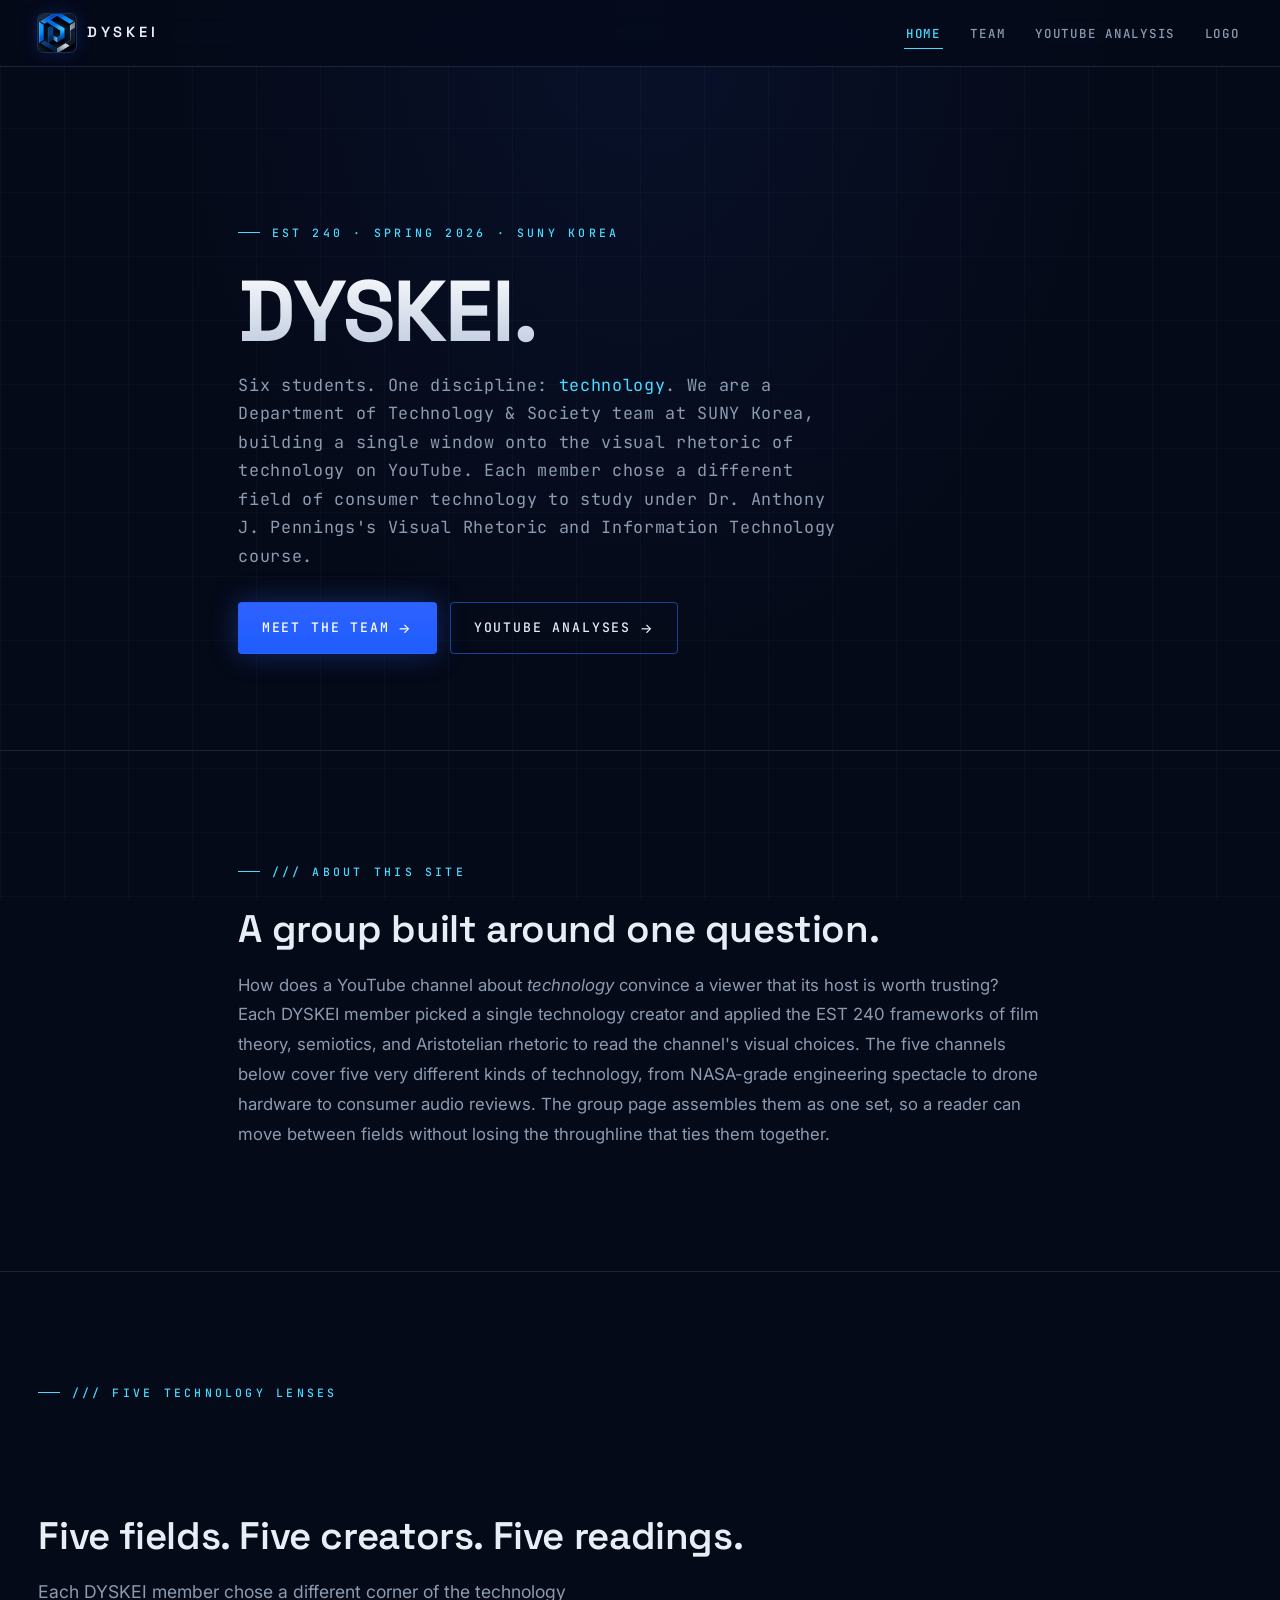
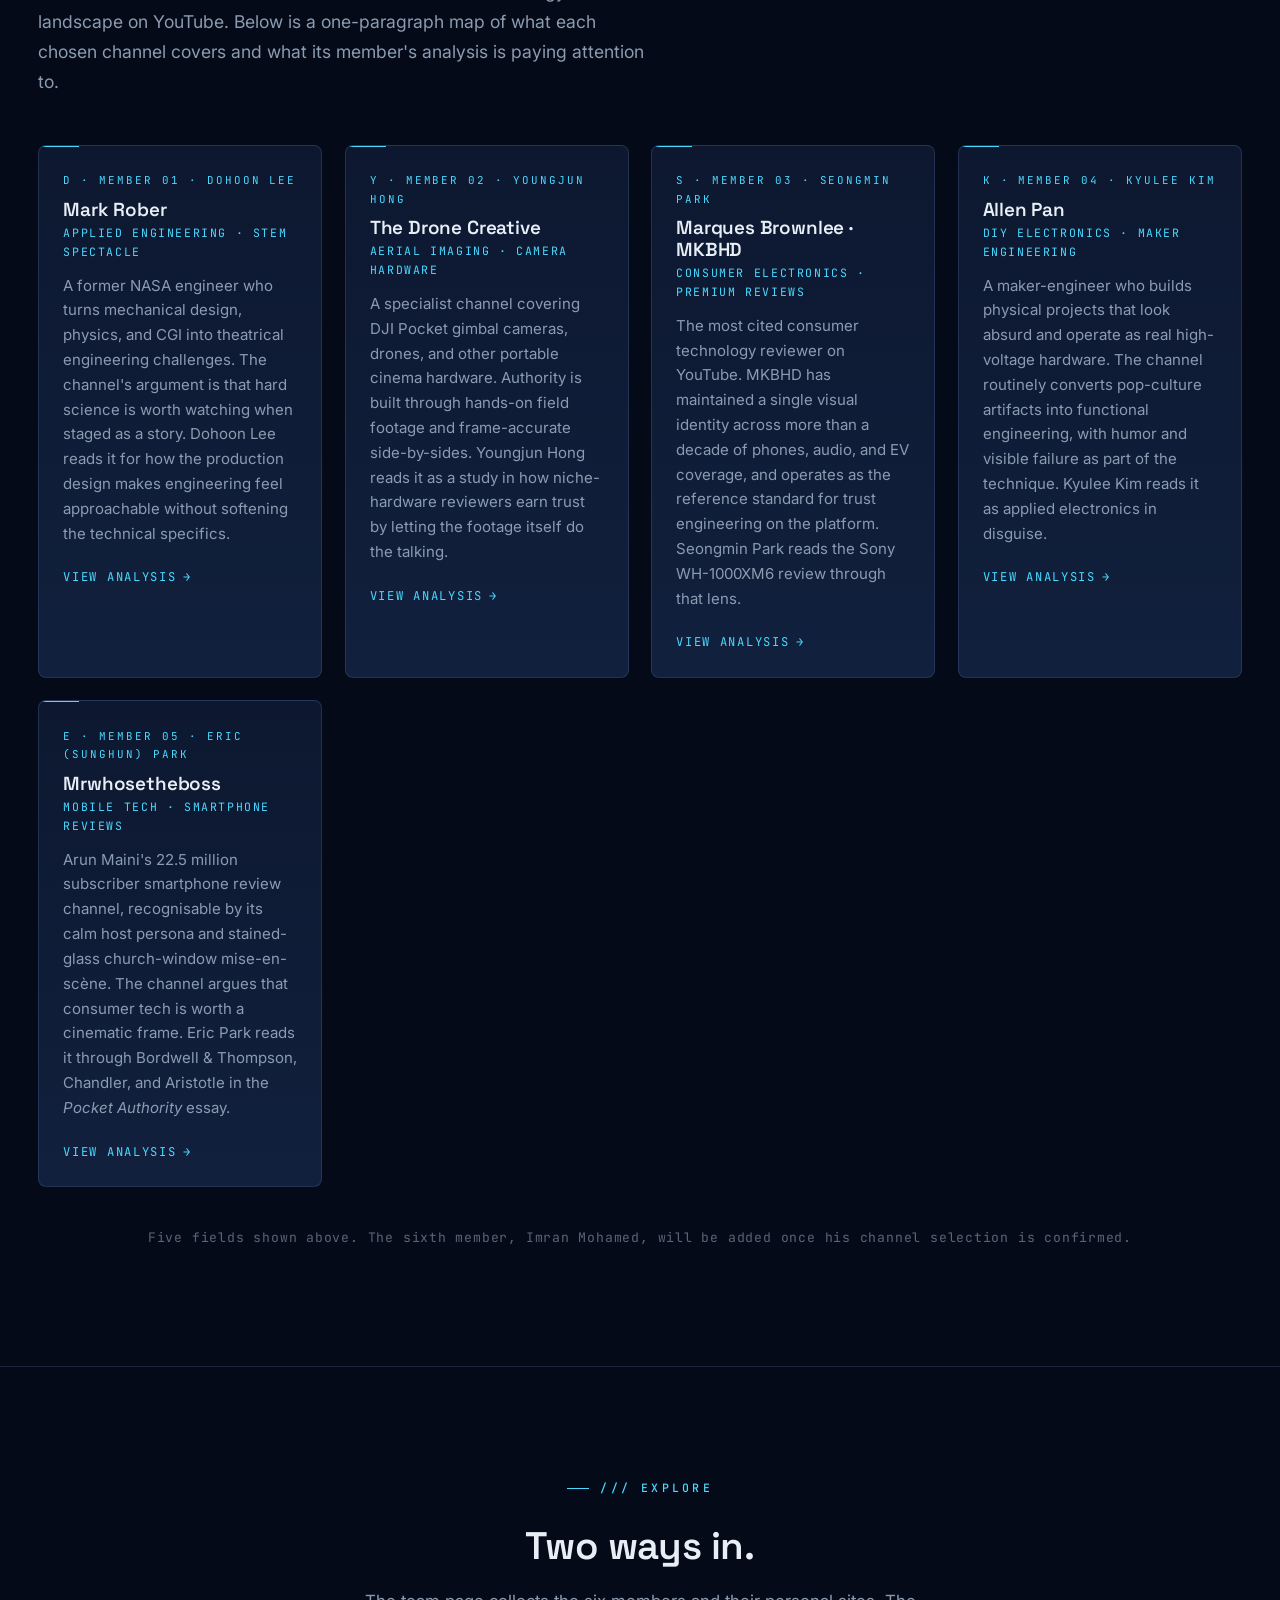
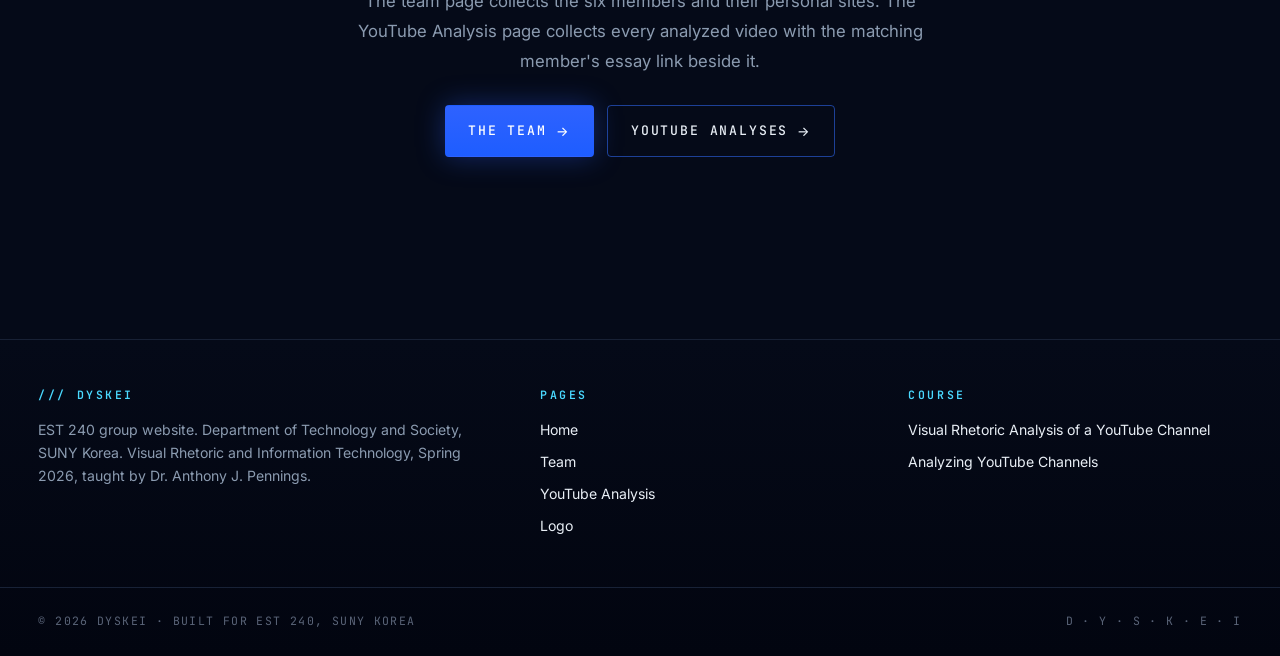
<file: index.html>
<!DOCTYPE html>
<html lang="en">
<head>
<meta charset="UTF-8">
<meta name="viewport" content="width=device-width, initial-scale=1.0">
<title>DYSKEI · EST 240 Group Website</title>
<meta name="description" content="DYSKEI is a six-student EST 240 team at SUNY Korea. Five technology YouTube channels, five rhetorical lenses, one group identity.">
<link rel="icon" type="image/png" href="dyskei-mark.png">
<link rel="stylesheet" href="styles.css">
</head>
<body>

<!-- ============ NAV ============ -->
<nav class="site-nav" aria-label="Primary">
  <div class="site-nav__inner">
    <a class="site-nav__brand" href="index.html">
      <span class="site-nav__brand-mark" aria-hidden="true">
        <img src="dyskei-mark.png" alt="DYSKEI mark">
      </span>
      <span class="site-nav__brand-name">DYSKEI</span>
    </a>
    <ul class="site-nav__links">
      <li><a href="index.html" class="is-active">Home</a></li>
      <li><a href="about.html">Team</a></li>
      <li><a href="youtube-analysis.html">YouTube Analysis</a></li>
      <li><a href="logo.html">Logo</a></li>
    </ul>
  </div>
</nav>

<!-- ============ HERO ============ -->
<header class="hero">
  <div class="container-narrow" style="text-align: left; padding-top: 2rem;">
    <p class="eyebrow">EST 240 · Spring 2026 · SUNY Korea</p>
    <h1 style="font-size: clamp(2.8rem, 7vw, 5.4rem); margin-bottom: .6rem;">DYSKEI.</h1>
    <p class="hero__sub" style="font-size: 1.05rem; max-width: 60ch;">
      Six students. One discipline: <span style="color: var(--cyan);">technology</span>. We are a Department of Technology &amp; Society team at SUNY Korea, building a single window onto the visual rhetoric of technology on YouTube. Each member chose a different field of consumer technology to study under Dr. Anthony J. Pennings's Visual Rhetoric and Information Technology course.
    </p>
    <div class="cta-row">
      <a class="btn btn--primary" href="about.html">Meet the team</a>
      <a class="btn btn--ghost" href="youtube-analysis.html">YouTube analyses</a>
    </div>
  </div>
</header>

<!-- ============ INTRO ============ -->
<section class="section section--divided" aria-label="What the group studies">
  <div class="container-narrow">
    <p class="eyebrow">/// About this site</p>
    <h2 style="margin-top: .4rem;">A group built around one question.</h2>
    <p style="color: var(--ink-soft); font-size: 1.05rem; line-height: 1.78;">
      How does a YouTube channel about <em>technology</em> convince a viewer that its host is worth trusting? Each DYSKEI member picked a single technology creator and applied the EST 240 frameworks of film theory, semiotics, and Aristotelian rhetoric to read the channel's visual choices. The five channels below cover five very different kinds of technology, from NASA-grade engineering spectacle to drone hardware to consumer audio reviews. The group page assembles them as one set, so a reader can move between fields without losing the throughline that ties them together.
    </p>
  </div>
</section>

<!-- ============ FIVE TECHNOLOGY LENSES ============ -->
<section class="section section--divided" aria-label="Five technology lenses">
  <div class="container">
    <div class="section__title">
      <p class="eyebrow">/// Five technology lenses</p>
      <h2>Five fields. Five creators. Five readings.</h2>
      <p class="lede">
        Each DYSKEI member chose a different corner of the technology landscape on YouTube. Below is a one-paragraph map of what each chosen channel covers and what its member's analysis is paying attention to.
      </p>
    </div>
    <div class="card-grid">

      <article class="card">
        <span class="card__chip">D · Member 01 · Dohoon Lee</span>
        <h3>Mark Rober</h3>
        <p style="color: var(--cyan); font-family: var(--mono); font-size: .72rem; letter-spacing: .14em; text-transform: uppercase; margin: -.4rem 0 .8rem 0;">Applied Engineering · STEM Spectacle</p>
        <p>A former NASA engineer who turns mechanical design, physics, and CGI into theatrical engineering challenges. The channel's argument is that hard science is worth watching when staged as a story. Dohoon Lee reads it for how the production design makes engineering feel approachable without softening the technical specifics.</p>
        <a class="read-more" href="youtube-analysis.html">View analysis</a>
      </article>

      <article class="card">
        <span class="card__chip">Y · Member 02 · Youngjun Hong</span>
        <h3>The Drone Creative</h3>
        <p style="color: var(--cyan); font-family: var(--mono); font-size: .72rem; letter-spacing: .14em; text-transform: uppercase; margin: -.4rem 0 .8rem 0;">Aerial Imaging · Camera Hardware</p>
        <p>A specialist channel covering DJI Pocket gimbal cameras, drones, and other portable cinema hardware. Authority is built through hands-on field footage and frame-accurate side-by-sides. Youngjun Hong reads it as a study in how niche-hardware reviewers earn trust by letting the footage itself do the talking.</p>
        <a class="read-more" href="youtube-analysis.html">View analysis</a>
      </article>

      <article class="card">
        <span class="card__chip">S · Member 03 · Seongmin Park</span>
        <h3>Marques Brownlee · MKBHD</h3>
        <p style="color: var(--cyan); font-family: var(--mono); font-size: .72rem; letter-spacing: .14em; text-transform: uppercase; margin: -.4rem 0 .8rem 0;">Consumer Electronics · Premium Reviews</p>
        <p>The most cited consumer technology reviewer on YouTube. MKBHD has maintained a single visual identity across more than a decade of phones, audio, and EV coverage, and operates as the reference standard for trust engineering on the platform. Seongmin Park reads the Sony WH-1000XM6 review through that lens.</p>
        <a class="read-more" href="youtube-analysis.html">View analysis</a>
      </article>

      <article class="card">
        <span class="card__chip">K · Member 04 · Kyulee Kim</span>
        <h3>Allen Pan</h3>
        <p style="color: var(--cyan); font-family: var(--mono); font-size: .72rem; letter-spacing: .14em; text-transform: uppercase; margin: -.4rem 0 .8rem 0;">DIY Electronics · Maker Engineering</p>
        <p>A maker-engineer who builds physical projects that look absurd and operate as real high-voltage hardware. The channel routinely converts pop-culture artifacts into functional engineering, with humor and visible failure as part of the technique. Kyulee Kim reads it as applied electronics in disguise.</p>
        <a class="read-more" href="youtube-analysis.html">View analysis</a>
      </article>

      <article class="card">
        <span class="card__chip">E · Member 05 · Eric (Sunghun) Park</span>
        <h3>Mrwhosetheboss</h3>
        <p style="color: var(--cyan); font-family: var(--mono); font-size: .72rem; letter-spacing: .14em; text-transform: uppercase; margin: -.4rem 0 .8rem 0;">Mobile Tech · Smartphone Reviews</p>
        <p>Arun Maini's 22.5 million subscriber smartphone review channel, recognisable by its calm host persona and stained-glass church-window mise-en-scène. The channel argues that consumer tech is worth a cinematic frame. Eric Park reads it through Bordwell &amp; Thompson, Chandler, and Aristotle in the <em>Pocket Authority</em> essay.</p>
        <a class="read-more" href="youtube-analysis.html">View analysis</a>
      </article>

    </div>
    <p style="font-family: var(--mono); font-size: .82rem; color: var(--ink-dim); text-align: center; margin-top: 2.5rem; letter-spacing: .06em;">
      Five fields shown above. The sixth member, Imran Mohamed, will be added once his channel selection is confirmed.
    </p>
  </div>
</section>

<!-- ============ EXPLORE ============ -->
<section class="section section--divided" aria-label="Explore">
  <div class="container-narrow" style="text-align: center;">
    <p class="eyebrow" style="justify-content: center;">/// Explore</p>
    <h2 style="margin-top: .4rem;">Two ways in.</h2>
    <p style="color: var(--ink-soft); font-size: 1.05rem; line-height: 1.78; max-width: 56ch; margin: 0 auto 1.8rem auto;">
      The team page collects the six members and their personal sites. The YouTube Analysis page collects every analyzed video with the matching member's essay link beside it.
    </p>
    <div class="cta-row" style="justify-content: center;">
      <a class="btn btn--primary" href="about.html">The team</a>
      <a class="btn btn--ghost" href="youtube-analysis.html">YouTube analyses</a>
    </div>
  </div>
</section>

<!-- ============ FOOTER ============ -->
<footer class="site-footer">
  <div class="site-footer__inner">
    <div>
      <h4>/// DYSKEI</h4>
      <p>EST 240 group website. Department of Technology and Society, SUNY Korea. Visual Rhetoric and Information Technology, Spring 2026, taught by Dr. Anthony J. Pennings.</p>
    </div>
    <div>
      <h4>Pages</h4>
      <ul>
        <li><a href="index.html">Home</a></li>
        <li><a href="about.html">Team</a></li>
        <li><a href="youtube-analysis.html">YouTube Analysis</a></li>
        <li><a href="logo.html">Logo</a></li>
      </ul>
    </div>
    <div>
      <h4>Course</h4>
      <ul>
        <li><a href="https://apennings.com/technologies-of-meaning/visual-rhetoric-analysis-of-a-youtube-channel/" rel="noopener">Visual Rhetoric Analysis of a YouTube Channel</a></li>
        <li><a href="https://apennings.com/media-strategies/analyzing-youtube-channels/" rel="noopener">Analyzing YouTube Channels</a></li>
      </ul>
    </div>
  </div>
  <div class="site-footer__bottom">
    <span>© 2026 DYSKEI · Built for EST 240, SUNY Korea</span>
    <span>D · Y · S · K · E · I</span>
  </div>
</footer>

</body>
</html>
</file>
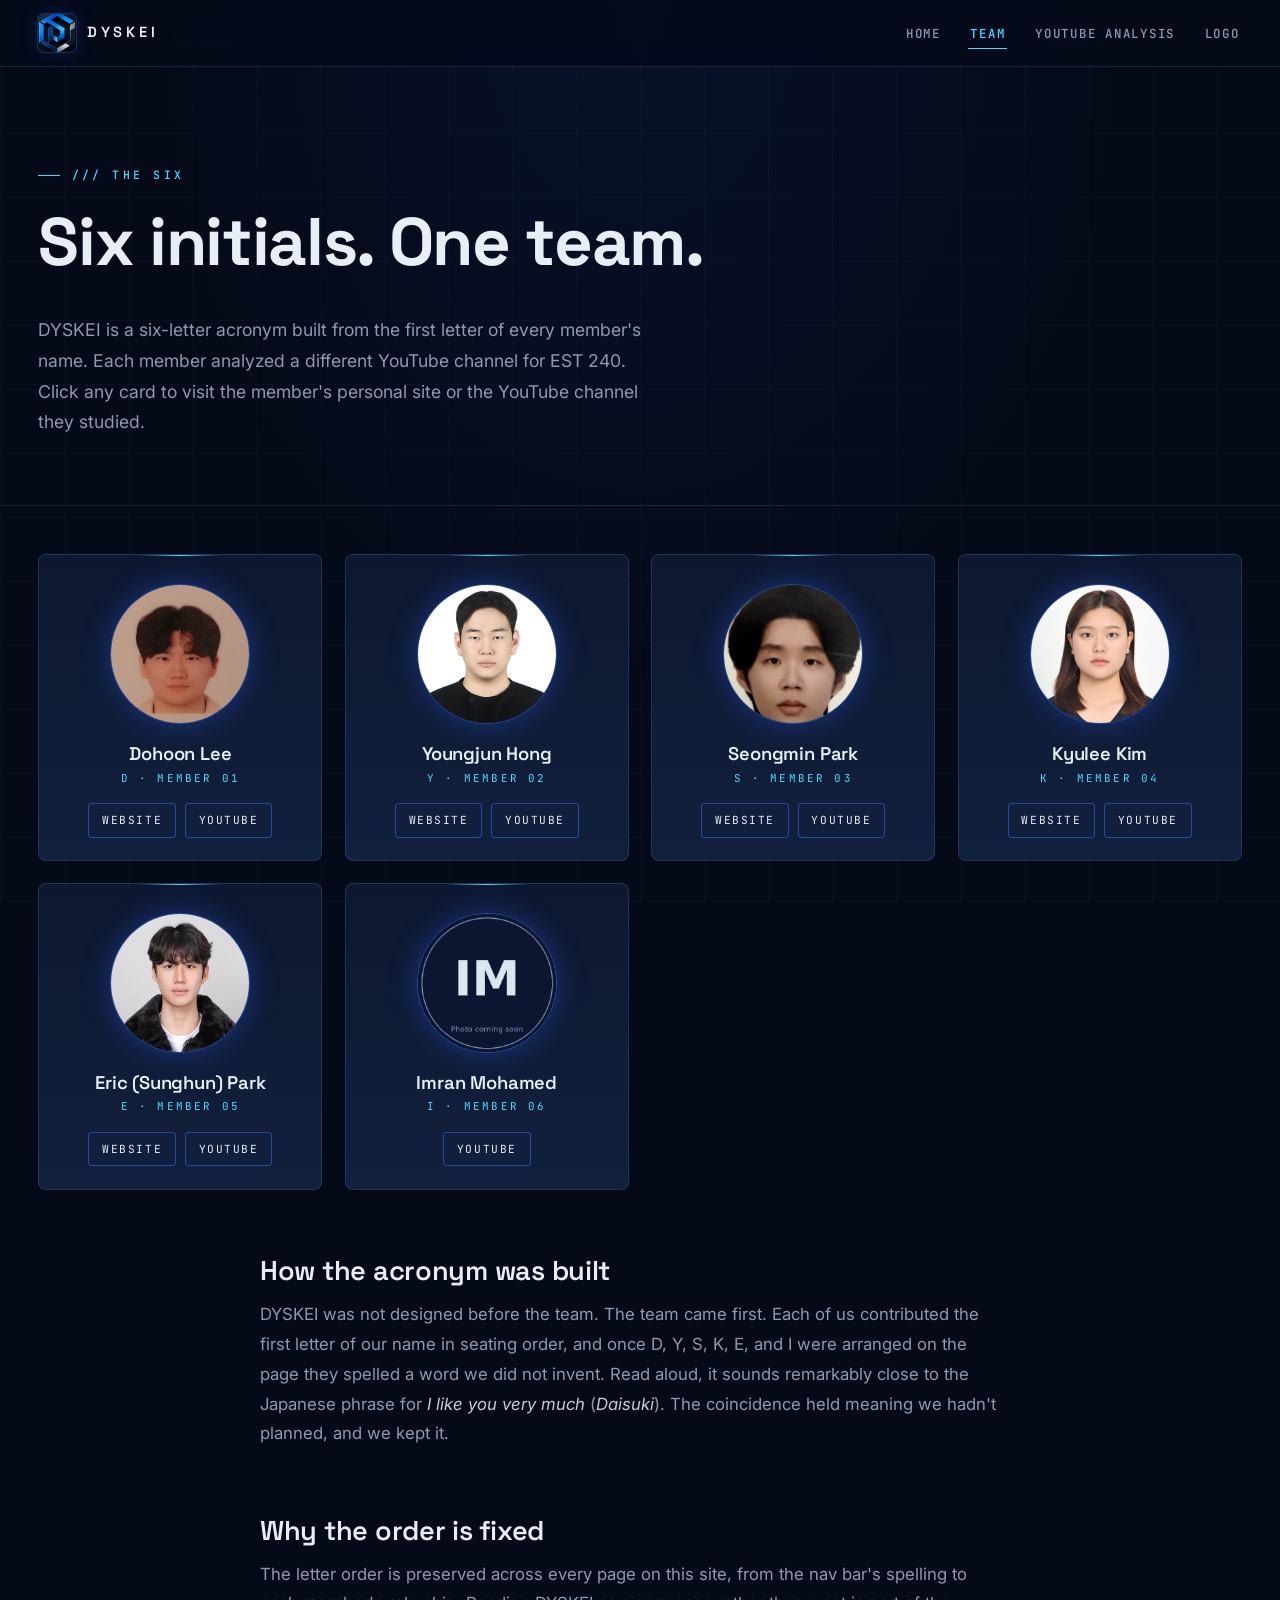
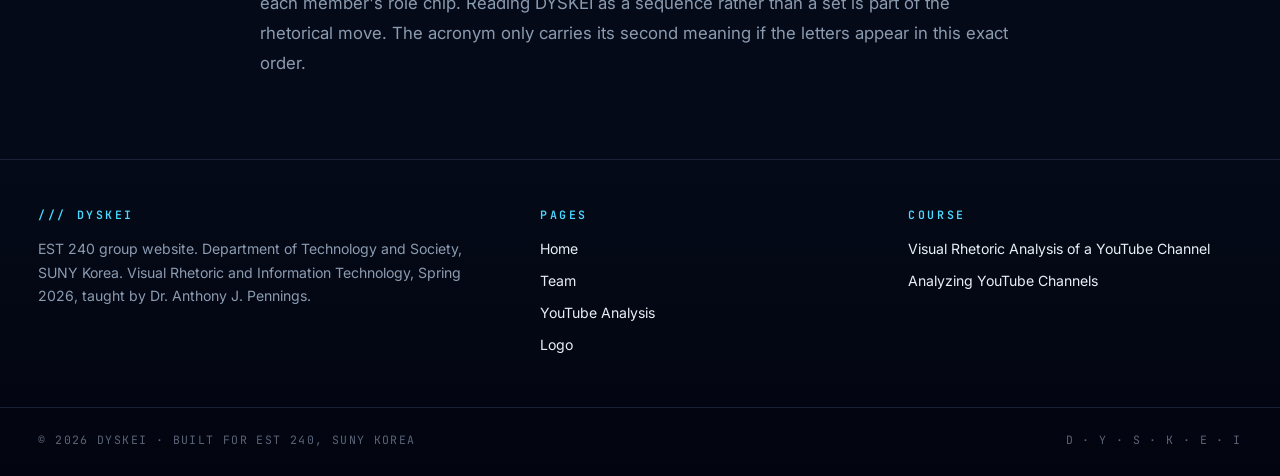
<file: about.html>
<!DOCTYPE html>
<html lang="en">
<head>
<meta charset="UTF-8">
<meta name="viewport" content="width=device-width, initial-scale=1.0">
<title>Team · DYSKEI</title>
<meta name="description" content="The six members of DYSKEI: Dohoon Lee, Youngjun Hong, Seongmin Park, Kyulee Kim, Eric (Sunghun) Park, and Imran Mohamed.">
<link rel="icon" type="image/png" href="dyskei-mark.png">
<link rel="stylesheet" href="styles.css">
</head>
<body>

<!-- ============ NAV ============ -->
<nav class="site-nav" aria-label="Primary">
  <div class="site-nav__inner">
    <a class="site-nav__brand" href="index.html">
      <span class="site-nav__brand-mark" aria-hidden="true">
        <img src="dyskei-mark.png" alt="DYSKEI mark">
      </span>
      <span class="site-nav__brand-name">DYSKEI</span>
    </a>
    <ul class="site-nav__links">
      <li><a href="index.html">Home</a></li>
      <li><a href="about.html" class="is-active">Team</a></li>
      <li><a href="youtube-analysis.html">YouTube Analysis</a></li>
      <li><a href="logo.html">Logo</a></li>
    </ul>
  </div>
</nav>

<!-- ============ HEADER ============ -->
<header class="page-header">
  <div class="container">
    <p class="eyebrow">/// The Six</p>
    <h1>Six initials. One team.</h1>
    <p style="font-family: var(--sans); font-size: 1.1rem; color: var(--ink-soft); max-width: 56ch; line-height: 1.75;">
      DYSKEI is a six-letter acronym built from the first letter of every member's name. Each member analyzed a different YouTube channel for EST 240. Click any card to visit the member's personal site or the YouTube channel they studied.
    </p>
  </div>
</header>

<!-- ============ TEAM GRID ============ -->
<main class="container">

  <div class="team-grid">

    <!-- D · Dohoon Lee -->
    <article class="member-card">
      <div class="member-card__photo">
        <img src="dohoon.jpg" alt="Headshot of Dohoon Lee">
      </div>
      <h3 class="member-card__name">Dohoon Lee</h3>
      <p class="member-card__role">D · Member 01</p>
      <div class="member-card__links">
        <a href="https://dohoonlee1.wixsite.com/sbulee/blank-1" rel="noopener">Website</a>
        <a href="https://youtu.be/S7UM5lSgAg8" rel="noopener">YouTube</a>
      </div>
    </article>

    <!-- Y · Youngjun Hong -->
    <article class="member-card">
      <div class="member-card__photo">
        <img src="youngjun.jpg" alt="Headshot of Youngjun Hong">
      </div>
      <h3 class="member-card__name">Youngjun Hong</h3>
      <p class="member-card__role">Y · Member 02</p>
      <div class="member-card__links">
        <a href="https://sites.google.com/view/throughyoungjunslens/home" rel="noopener">Website</a>
        <a href="https://youtu.be/2vsu8HPUimI" rel="noopener">YouTube</a>
      </div>
    </article>

    <!-- S · Seongmin Park -->
    <article class="member-card">
      <div class="member-card__photo">
        <img src="seongmin.jpg" alt="Headshot of Seongmin Park">
      </div>
      <h3 class="member-card__name">Seongmin Park</h3>
      <p class="member-card__role">S · Member 03</p>
      <div class="member-card__links">
        <a href="https://seongminpark-dot.github.io/youtube-analysis.html" rel="noopener">Website</a>
        <a href="https://youtu.be/XbXXKhfvSF0" rel="noopener">YouTube</a>
      </div>
    </article>

    <!-- K · Kyulee Kim -->
    <article class="member-card">
      <div class="member-card__photo">
        <img src="kyulee.jpg" alt="Headshot of Kyulee Kim">
      </div>
      <h3 class="member-card__name">Kyulee Kim</h3>
      <p class="member-card__role">K · Member 04</p>
      <div class="member-card__links">
        <a href="https://kimkelly49150637-debug.github.io/kelly/#about" rel="noopener">Website</a>
        <a href="https://youtu.be/uqa9CJcrAqA" rel="noopener">YouTube</a>
      </div>
    </article>

    <!-- E · Eric (Sunghun) Park -->
    <article class="member-card">
      <div class="member-card__photo">
        <img src="eric.jpg" alt="Headshot of Eric (Sunghun) Park">
      </div>
      <h3 class="member-card__name">Eric (Sunghun) Park</h3>
      <p class="member-card__role">E · Member 05</p>
      <div class="member-card__links">
        <a href="https://ericshpark.github.io" rel="noopener">Website</a>
        <a href="https://youtu.be/Ad3HP6iRyUE" rel="noopener">YouTube</a>
      </div>
    </article>

    <!-- I · Imran Mohamed -->
    <article class="member-card">
      <div class="member-card__photo">
        <img src="imran.jpg" alt="Placeholder for Imran Mohamed, photo coming soon">
      </div>
      <h3 class="member-card__name">Imran Mohamed</h3>
      <p class="member-card__role">I · Member 06</p>
      <div class="member-card__links">
        <a href="https://youtube.com/@linustechtips" rel="noopener">YouTube</a>
      </div>
    </article>

  </div>

  <article class="prose" style="max-width: 760px; margin: 2rem auto 4rem auto;">
    <h2>How the acronym was built</h2>
    <p>
      DYSKEI was not designed before the team. The team came first. Each of us contributed the first letter of our name in seating order, and once D, Y, S, K, E, and I were arranged on the page they spelled a word we did not invent. Read aloud, it sounds remarkably close to the Japanese phrase for <em>I like you very much</em> (<em>Daisuki</em>). The coincidence held meaning we hadn't planned, and we kept it.
    </p>
    <h2>Why the order is fixed</h2>
    <p>
      The letter order is preserved across every page on this site, from the nav bar's spelling to each member's role chip. Reading DYSKEI as a sequence rather than a set is part of the rhetorical move. The acronym only carries its second meaning if the letters appear in this exact order.
    </p>
  </article>

</main>

<!-- ============ FOOTER ============ -->
<footer class="site-footer">
  <div class="site-footer__inner">
    <div>
      <h4>/// DYSKEI</h4>
      <p>EST 240 group website. Department of Technology and Society, SUNY Korea. Visual Rhetoric and Information Technology, Spring 2026, taught by Dr. Anthony J. Pennings.</p>
    </div>
    <div>
      <h4>Pages</h4>
      <ul>
        <li><a href="index.html">Home</a></li>
        <li><a href="about.html">Team</a></li>
        <li><a href="youtube-analysis.html">YouTube Analysis</a></li>
        <li><a href="logo.html">Logo</a></li>
      </ul>
    </div>
    <div>
      <h4>Course</h4>
      <ul>
        <li><a href="https://apennings.com/technologies-of-meaning/visual-rhetoric-analysis-of-a-youtube-channel/" rel="noopener">Visual Rhetoric Analysis of a YouTube Channel</a></li>
        <li><a href="https://apennings.com/media-strategies/analyzing-youtube-channels/" rel="noopener">Analyzing YouTube Channels</a></li>
      </ul>
    </div>
  </div>
  <div class="site-footer__bottom">
    <span>© 2026 DYSKEI · Built for EST 240, SUNY Korea</span>
    <span>D · Y · S · K · E · I</span>
  </div>
</footer>

</body>
</html>
</file>
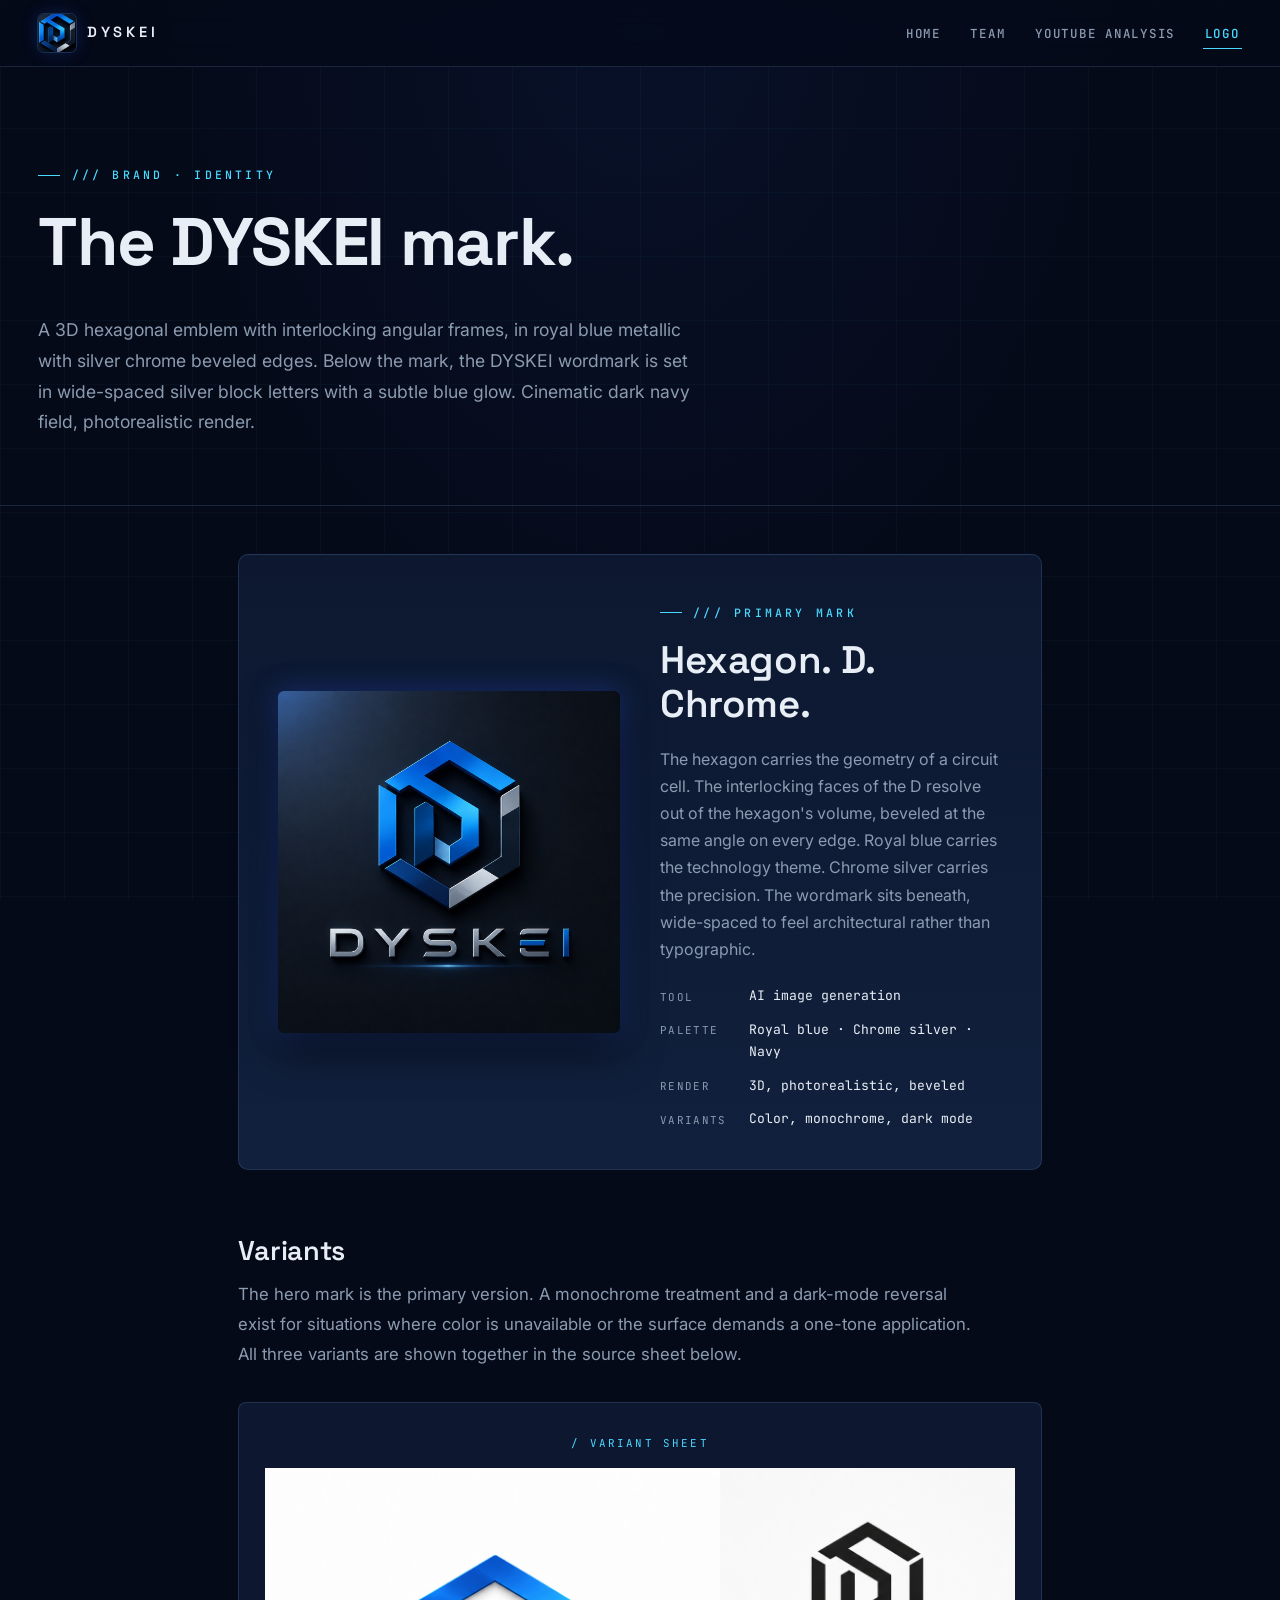
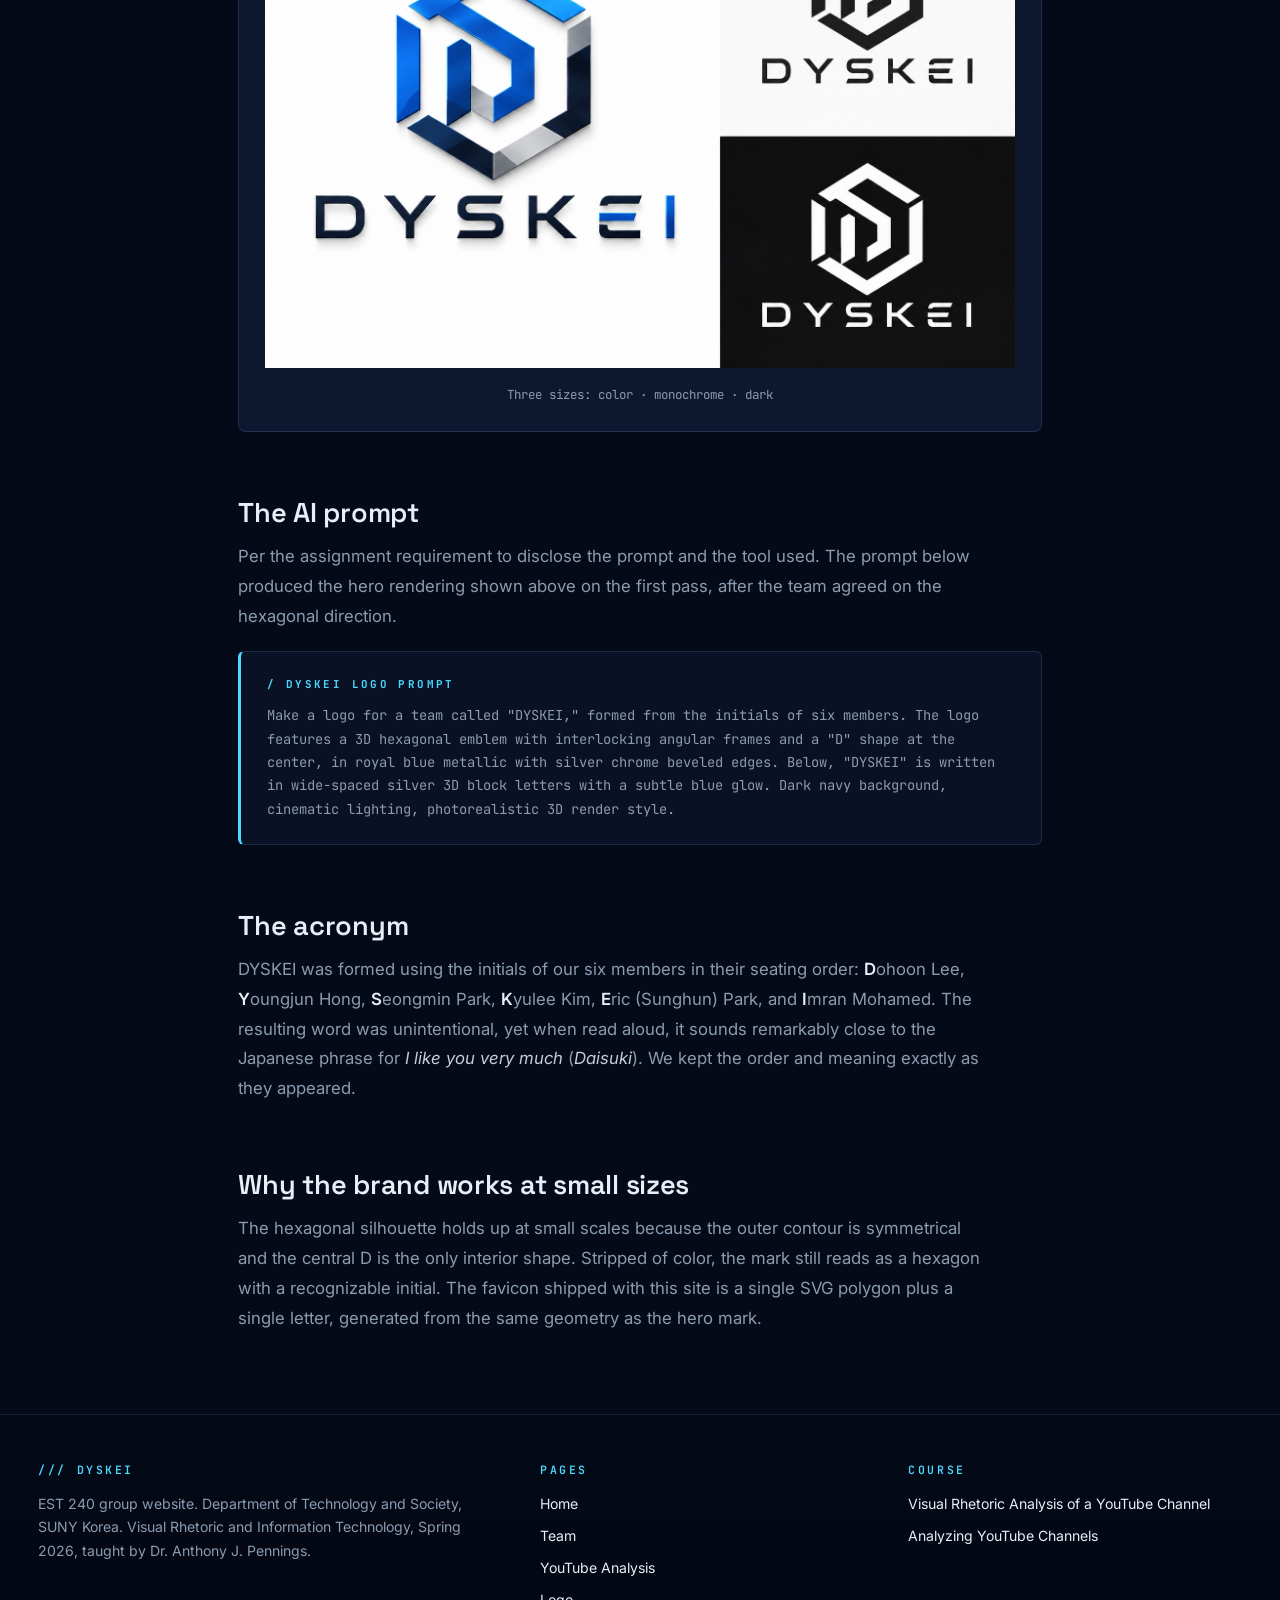
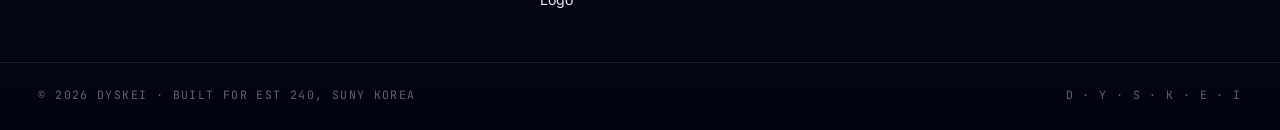
<file: logo.html>
<!DOCTYPE html>
<html lang="en">
<head>
<meta charset="UTF-8">
<meta name="viewport" content="width=device-width, initial-scale=1.0">
<title>Logo · DYSKEI</title>
<meta name="description" content="The DYSKEI team logo and the AI prompt used to generate it. A 3D hexagonal D emblem in royal blue and chrome silver.">
<link rel="icon" type="image/png" href="dyskei-mark.png">
<link rel="stylesheet" href="styles.css">
</head>
<body>

<!-- ============ NAV ============ -->
<nav class="site-nav" aria-label="Primary">
  <div class="site-nav__inner">
    <a class="site-nav__brand" href="index.html">
      <span class="site-nav__brand-mark" aria-hidden="true">
        <img src="dyskei-mark.png" alt="DYSKEI mark">
      </span>
      <span class="site-nav__brand-name">DYSKEI</span>
    </a>
    <ul class="site-nav__links">
      <li><a href="index.html">Home</a></li>
      <li><a href="about.html">Team</a></li>
      <li><a href="youtube-analysis.html">YouTube Analysis</a></li>
      <li><a href="logo.html" class="is-active">Logo</a></li>
    </ul>
  </div>
</nav>

<!-- ============ HEADER ============ -->
<header class="page-header">
  <div class="container">
    <p class="eyebrow">/// Brand · Identity</p>
    <h1>The DYSKEI mark.</h1>
    <p style="font-family: var(--sans); font-size: 1.1rem; color: var(--ink-soft); max-width: 60ch; line-height: 1.75;">
      A 3D hexagonal emblem with interlocking angular frames, in royal blue metallic with silver chrome beveled edges. Below the mark, the DYSKEI wordmark is set in wide-spaced silver block letters with a subtle blue glow. Cinematic dark navy field, photorealistic render.
    </p>
  </div>
</header>

<main class="container-narrow">

  <!-- ============ HERO LOGO ============ -->
  <section class="logo-hero">
    <img src="dyskei-logo-hero.jpg" alt="DYSKEI logo, hero version: a 3D hexagonal D mark in royal blue and chrome silver on a dark navy field, with the wordmark DYSKEI below">
    <div class="logo-hero__caption">
      <p class="eyebrow">/// Primary mark</p>
      <h2>Hexagon. D. Chrome.</h2>
      <p style="color: var(--ink-soft); line-height: 1.7;">
        The hexagon carries the geometry of a circuit cell. The interlocking faces of the D resolve out of the hexagon's volume, beveled at the same angle on every edge. Royal blue carries the technology theme. Chrome silver carries the precision. The wordmark sits beneath, wide-spaced to feel architectural rather than typographic.
      </p>
      <dl>
        <dt>Tool</dt>
        <dd>AI image generation</dd>
        <dt>Palette</dt>
        <dd>Royal blue · Chrome silver · Navy</dd>
        <dt>Render</dt>
        <dd>3D, photorealistic, beveled</dd>
        <dt>Variants</dt>
        <dd>Color, monochrome, dark mode</dd>
      </dl>
    </div>
  </section>

  <article class="prose">

    <h2>Variants</h2>
    <p>
      The hero mark is the primary version. A monochrome treatment and a dark-mode reversal exist for situations where color is unavailable or the surface demands a one-tone application. All three variants are shown together in the source sheet below.
    </p>
  </article>

  <div class="logo-variants">
    <div class="logo-tile">
      <span class="label">/ Variant sheet</span>
      <img src="dyskei-logo-variants.png" alt="DYSKEI logo variant sheet: color version on the left, monochrome on the upper right, dark-mode reversal on the lower right">
      <p style="font-family: var(--mono); font-size: .78rem; color: var(--ink-soft); margin: .6rem 0 0 0;">Three sizes: color · monochrome · dark</p>
    </div>
  </div>

  <article class="prose">

    <h2>The AI prompt</h2>
    <p style="font-family: var(--sans); color: var(--ink-soft);">
      Per the assignment requirement to disclose the prompt and the tool used. The prompt below produced the hero rendering shown above on the first pass, after the team agreed on the hexagonal direction.
    </p>

    <div class="prompt-block">
      <span class="label">/ DYSKEI logo prompt</span>
      Make a logo for a team called "DYSKEI," formed from the initials of six members. The logo features a 3D hexagonal emblem with interlocking angular frames and a "D" shape at the center, in royal blue metallic with silver chrome beveled edges. Below, "DYSKEI" is written in wide-spaced silver 3D block letters with a subtle blue glow. Dark navy background, cinematic lighting, photorealistic 3D render style.
    </div>

    <h2>The acronym</h2>
    <p>
      DYSKEI was formed using the initials of our six members in their seating order: <b>D</b>ohoon Lee, <b>Y</b>oungjun Hong, <b>S</b>eongmin Park, <b>K</b>yulee Kim, <b>E</b>ric (Sunghun) Park, and <b>I</b>mran Mohamed. The resulting word was unintentional, yet when read aloud, it sounds remarkably close to the Japanese phrase for <em>I like you very much</em> (<em>Daisuki</em>). We kept the order and meaning exactly as they appeared.
    </p>

    <h2>Why the brand works at small sizes</h2>
    <p>
      The hexagonal silhouette holds up at small scales because the outer contour is symmetrical and the central D is the only interior shape. Stripped of color, the mark still reads as a hexagon with a recognizable initial. The favicon shipped with this site is a single SVG polygon plus a single letter, generated from the same geometry as the hero mark.
    </p>

  </article>

</main>

<!-- ============ FOOTER ============ -->
<footer class="site-footer">
  <div class="site-footer__inner">
    <div>
      <h4>/// DYSKEI</h4>
      <p>EST 240 group website. Department of Technology and Society, SUNY Korea. Visual Rhetoric and Information Technology, Spring 2026, taught by Dr. Anthony J. Pennings.</p>
    </div>
    <div>
      <h4>Pages</h4>
      <ul>
        <li><a href="index.html">Home</a></li>
        <li><a href="about.html">Team</a></li>
        <li><a href="youtube-analysis.html">YouTube Analysis</a></li>
        <li><a href="logo.html">Logo</a></li>
      </ul>
    </div>
    <div>
      <h4>Course</h4>
      <ul>
        <li><a href="https://apennings.com/technologies-of-meaning/visual-rhetoric-analysis-of-a-youtube-channel/" rel="noopener">Visual Rhetoric Analysis of a YouTube Channel</a></li>
        <li><a href="https://apennings.com/media-strategies/analyzing-youtube-channels/" rel="noopener">Analyzing YouTube Channels</a></li>
      </ul>
    </div>
  </div>
  <div class="site-footer__bottom">
    <span>© 2026 DYSKEI · Built for EST 240, SUNY Korea</span>
    <span>D · Y · S · K · E · I</span>
  </div>
</footer>

</body>
</html>
</file>
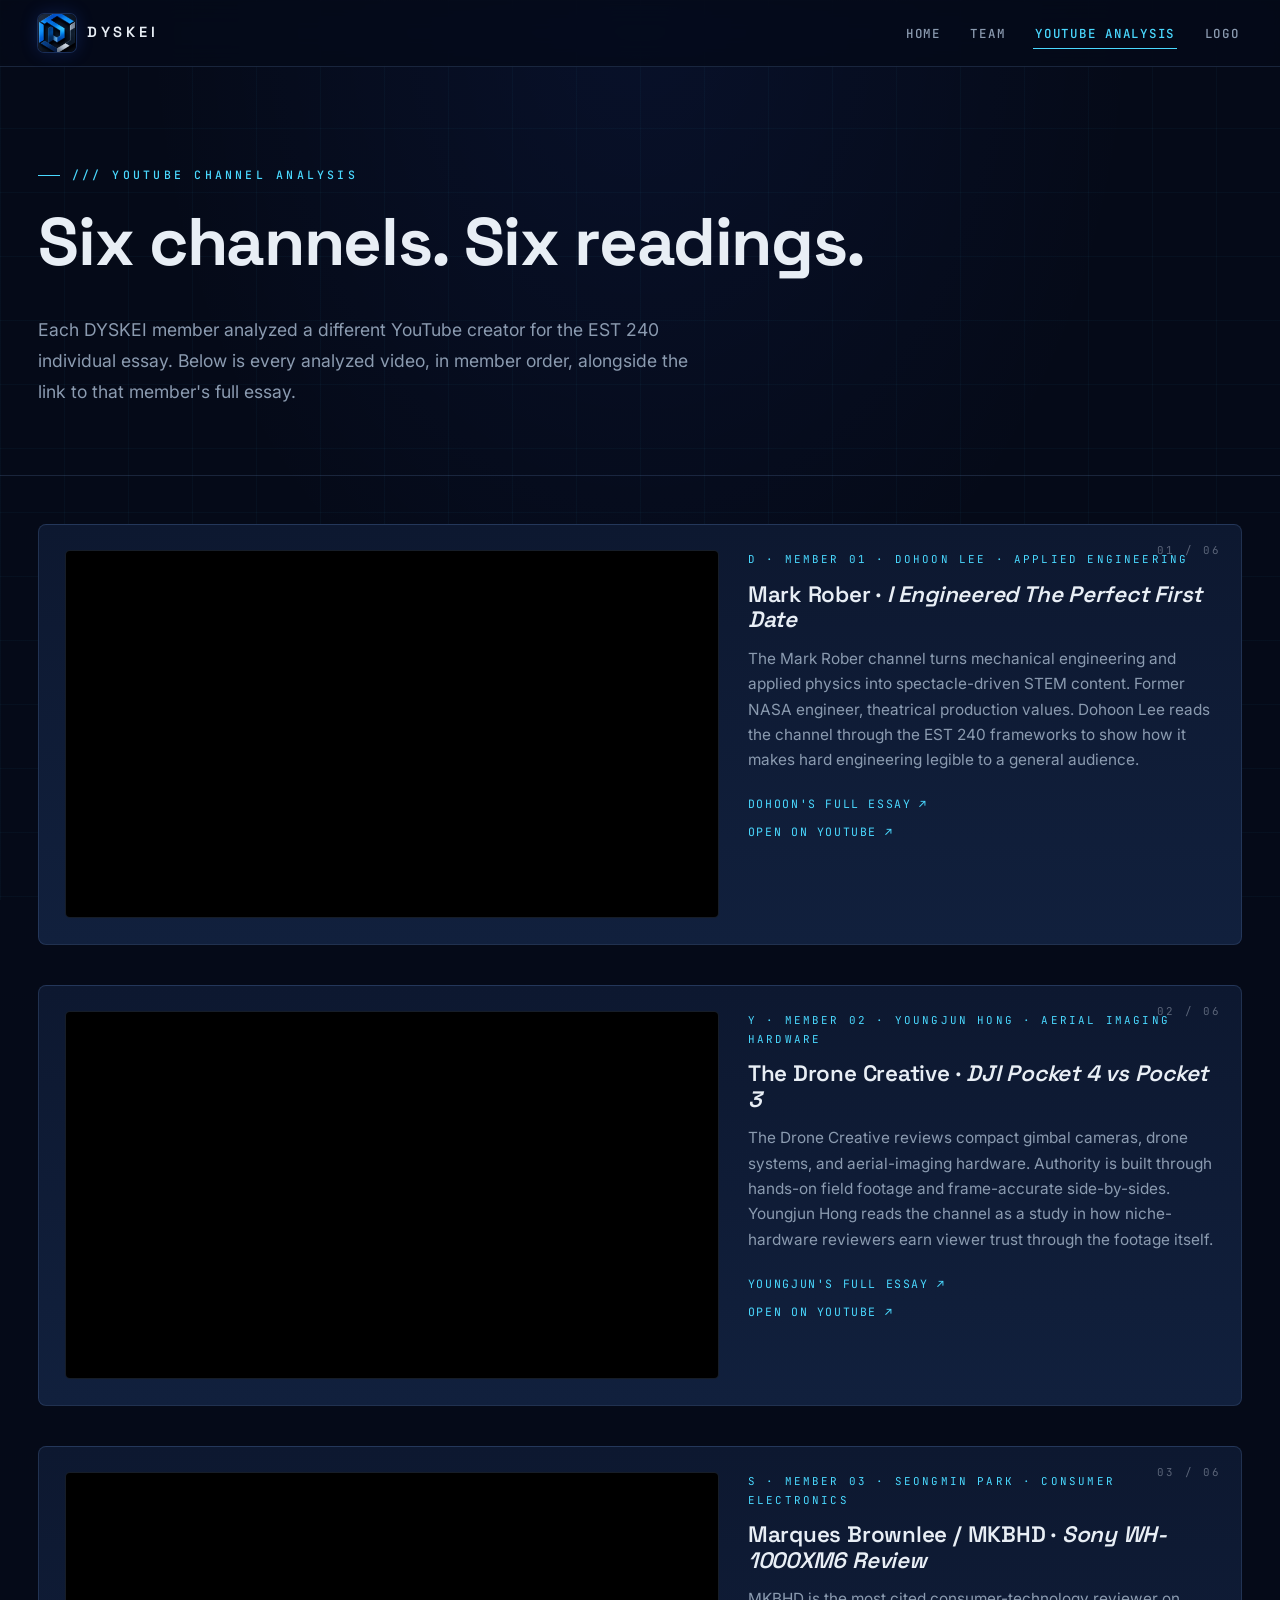
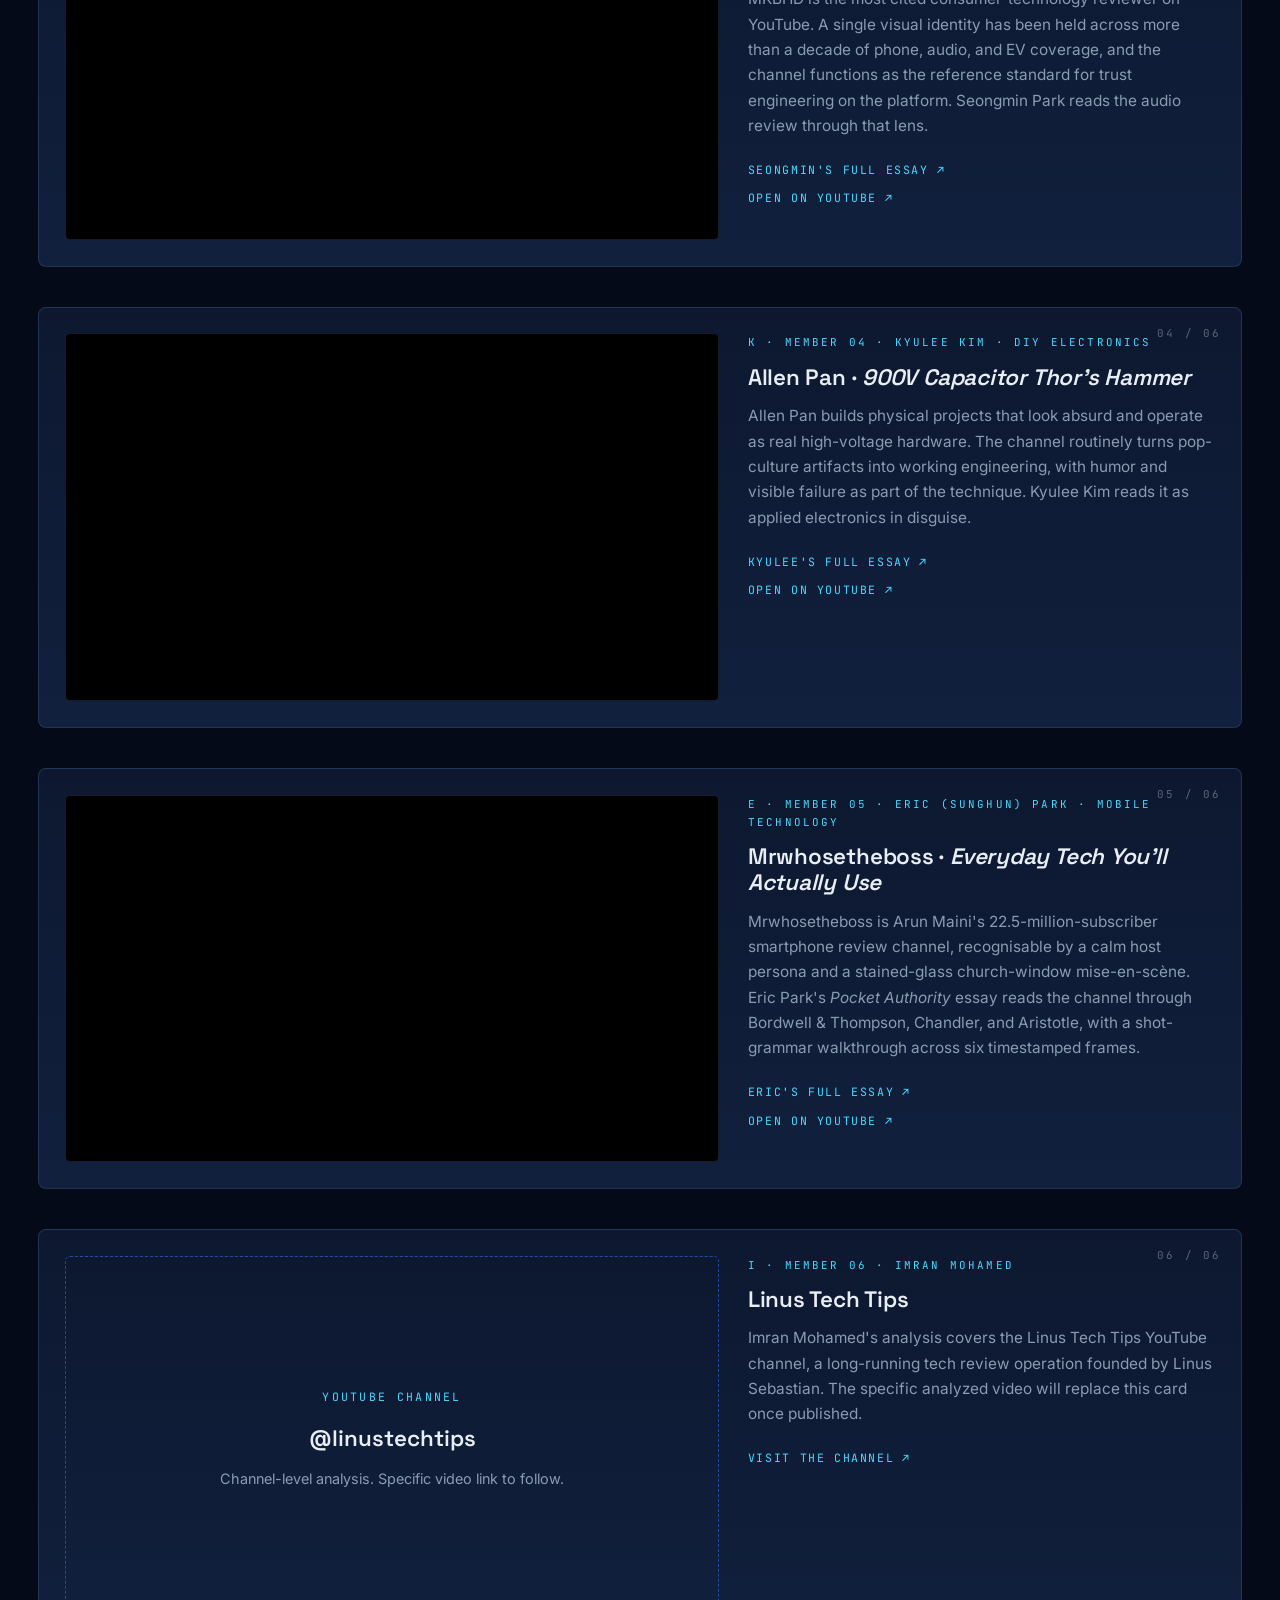
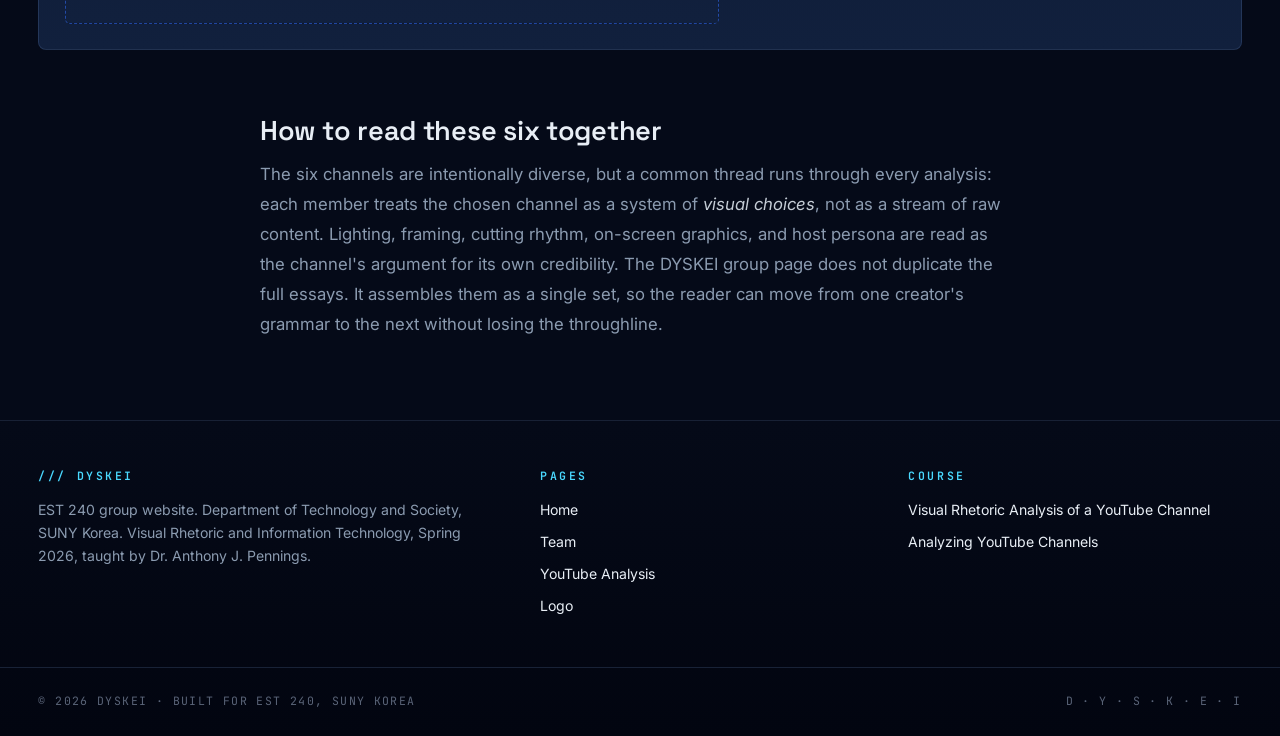
<file: youtube-analysis.html>
<!DOCTYPE html>
<html lang="en">
<head>
<meta charset="UTF-8">
<meta name="viewport" content="width=device-width, initial-scale=1.0">
<title>YouTube Analysis · DYSKEI</title>
<meta name="description" content="Six YouTube channels, six visual-rhetoric studies. The DYSKEI team's analyses for EST 240 at SUNY Korea.">
<link rel="icon" type="image/png" href="dyskei-mark.png">
<link rel="stylesheet" href="styles.css">
</head>
<body>

<!-- ============ NAV ============ -->
<nav class="site-nav" aria-label="Primary">
  <div class="site-nav__inner">
    <a class="site-nav__brand" href="index.html">
      <span class="site-nav__brand-mark" aria-hidden="true">
        <img src="dyskei-mark.png" alt="DYSKEI mark">
      </span>
      <span class="site-nav__brand-name">DYSKEI</span>
    </a>
    <ul class="site-nav__links">
      <li><a href="index.html">Home</a></li>
      <li><a href="about.html">Team</a></li>
      <li><a href="youtube-analysis.html" class="is-active">YouTube Analysis</a></li>
      <li><a href="logo.html">Logo</a></li>
    </ul>
  </div>
</nav>

<!-- ============ HEADER ============ -->
<header class="page-header">
  <div class="container">
    <p class="eyebrow">/// YouTube Channel Analysis</p>
    <h1>Six channels. Six readings.</h1>
    <p style="font-family: var(--sans); font-size: 1.1rem; color: var(--ink-soft); max-width: 60ch; line-height: 1.75;">
      Each DYSKEI member analyzed a different YouTube creator for the EST 240 individual essay. Below is every analyzed video, in member order, alongside the link to that member's full essay.
    </p>
  </div>
</header>

<main class="container">

  <div class="yt-list">

    <!-- 01 · D · Dohoon Lee -->
    <article class="yt-row" data-index="01 / 06">
      <div class="yt-row__embed">
        <iframe
          src="https://www.youtube.com/embed/S7UM5lSgAg8"
          title="Video analyzed by Dohoon Lee for EST 240"
          allow="accelerometer; clipboard-write; encrypted-media; gyroscope; picture-in-picture; web-share"
          referrerpolicy="strict-origin-when-cross-origin"
          allowfullscreen></iframe>
      </div>
      <div class="yt-row__meta">
        <p class="yt-row__chip">D · Member 01 · Dohoon Lee · Applied Engineering</p>
        <h2 class="yt-row__name">Mark Rober · <em>I Engineered The Perfect First Date</em></h2>
        <p class="yt-row__body">The Mark Rober channel turns mechanical engineering and applied physics into spectacle-driven STEM content. Former NASA engineer, theatrical production values. Dohoon Lee reads the channel through the EST 240 frameworks to show how it makes hard engineering legible to a general audience.</p>
        <a class="yt-row__link" href="https://dohoonlee1.wixsite.com/sbulee/blank-1" rel="noopener">Dohoon's full essay</a>
        <a class="yt-row__link" href="https://youtu.be/S7UM5lSgAg8" rel="noopener">Open on YouTube</a>
      </div>
    </article>

    <!-- 02 · Y · Youngjun Hong -->
    <article class="yt-row" data-index="02 / 06">
      <div class="yt-row__embed">
        <iframe
          src="https://www.youtube.com/embed/2vsu8HPUimI"
          title="Video analyzed by Youngjun Hong for EST 240"
          allow="accelerometer; clipboard-write; encrypted-media; gyroscope; picture-in-picture; web-share"
          referrerpolicy="strict-origin-when-cross-origin"
          allowfullscreen></iframe>
      </div>
      <div class="yt-row__meta">
        <p class="yt-row__chip">Y · Member 02 · Youngjun Hong · Aerial Imaging Hardware</p>
        <h2 class="yt-row__name">The Drone Creative · <em>DJI Pocket 4 vs Pocket 3</em></h2>
        <p class="yt-row__body">The Drone Creative reviews compact gimbal cameras, drone systems, and aerial-imaging hardware. Authority is built through hands-on field footage and frame-accurate side-by-sides. Youngjun Hong reads the channel as a study in how niche-hardware reviewers earn viewer trust through the footage itself.</p>
        <a class="yt-row__link" href="https://sites.google.com/view/throughyoungjunslens/home" rel="noopener">Youngjun's full essay</a>
        <a class="yt-row__link" href="https://youtu.be/2vsu8HPUimI" rel="noopener">Open on YouTube</a>
      </div>
    </article>

    <!-- 03 · S · Seongmin Park -->
    <article class="yt-row" data-index="03 / 06">
      <div class="yt-row__embed">
        <iframe
          src="https://www.youtube.com/embed/XbXXKhfvSF0"
          title="Video analyzed by Seongmin Park for EST 240"
          allow="accelerometer; clipboard-write; encrypted-media; gyroscope; picture-in-picture; web-share"
          referrerpolicy="strict-origin-when-cross-origin"
          allowfullscreen></iframe>
      </div>
      <div class="yt-row__meta">
        <p class="yt-row__chip">S · Member 03 · Seongmin Park · Consumer Electronics</p>
        <h2 class="yt-row__name">Marques Brownlee / MKBHD · <em>Sony WH-1000XM6 Review</em></h2>
        <p class="yt-row__body">MKBHD is the most cited consumer-technology reviewer on YouTube. A single visual identity has been held across more than a decade of phone, audio, and EV coverage, and the channel functions as the reference standard for trust engineering on the platform. Seongmin Park reads the audio review through that lens.</p>
        <a class="yt-row__link" href="https://seongminpark-dot.github.io/youtube-analysis.html" rel="noopener">Seongmin's full essay</a>
        <a class="yt-row__link" href="https://youtu.be/XbXXKhfvSF0" rel="noopener">Open on YouTube</a>
      </div>
    </article>

    <!-- 04 · K · Kyulee Kim -->
    <article class="yt-row" data-index="04 / 06">
      <div class="yt-row__embed">
        <iframe
          src="https://www.youtube.com/embed/uqa9CJcrAqA"
          title="Video analyzed by Kyulee Kim for EST 240"
          allow="accelerometer; clipboard-write; encrypted-media; gyroscope; picture-in-picture; web-share"
          referrerpolicy="strict-origin-when-cross-origin"
          allowfullscreen></iframe>
      </div>
      <div class="yt-row__meta">
        <p class="yt-row__chip">K · Member 04 · Kyulee Kim · DIY Electronics</p>
        <h2 class="yt-row__name">Allen Pan · <em>900V Capacitor Thor's Hammer</em></h2>
        <p class="yt-row__body">Allen Pan builds physical projects that look absurd and operate as real high-voltage hardware. The channel routinely turns pop-culture artifacts into working engineering, with humor and visible failure as part of the technique. Kyulee Kim reads it as applied electronics in disguise.</p>
        <a class="yt-row__link" href="https://kimkelly49150637-debug.github.io/kelly/#about" rel="noopener">Kyulee's full essay</a>
        <a class="yt-row__link" href="https://youtu.be/uqa9CJcrAqA" rel="noopener">Open on YouTube</a>
      </div>
    </article>

    <!-- 05 · E · Eric (Sunghun) Park -->
    <article class="yt-row" data-index="05 / 06">
      <div class="yt-row__embed">
        <iframe
          src="https://www.youtube.com/embed/Ad3HP6iRyUE"
          title="Mrwhosetheboss, Everyday Tech You'll Actually Use"
          allow="accelerometer; clipboard-write; encrypted-media; gyroscope; picture-in-picture; web-share"
          referrerpolicy="strict-origin-when-cross-origin"
          allowfullscreen></iframe>
      </div>
      <div class="yt-row__meta">
        <p class="yt-row__chip">E · Member 05 · Eric (Sunghun) Park · Mobile Technology</p>
        <h2 class="yt-row__name">Mrwhosetheboss · <em>Everyday Tech You'll Actually Use</em></h2>
        <p class="yt-row__body">Mrwhosetheboss is Arun Maini's 22.5-million-subscriber smartphone review channel, recognisable by a calm host persona and a stained-glass church-window mise-en-scène. Eric Park's <em>Pocket Authority</em> essay reads the channel through Bordwell &amp; Thompson, Chandler, and Aristotle, with a shot-grammar walkthrough across six timestamped frames.</p>
        <a class="yt-row__link" href="https://ericshpark.github.io/essay.html" rel="noopener">Eric's full essay</a>
        <a class="yt-row__link" href="https://youtu.be/Ad3HP6iRyUE" rel="noopener">Open on YouTube</a>
      </div>
    </article>

    <!-- 06 · I · Imran Mohamed -->
    <article class="yt-row" data-index="06 / 06">
      <div class="yt-row__embed" style="display: flex; align-items: center; justify-content: center; background: linear-gradient(180deg, #0d1830 0%, #11203d 100%); border: 1px dashed var(--border-bright);">
        <div style="text-align: center; padding: 1.4rem;">
          <p style="font-family: var(--mono); font-size: .72rem; color: var(--cyan); letter-spacing: .2em; text-transform: uppercase; margin: 0 0 .8rem 0;">YouTube channel</p>
          <p style="font-family: var(--display); font-size: 1.4rem; color: var(--ink); font-weight: 600; margin: 0 0 .6rem 0;">@linustechtips</p>
          <p style="font-family: var(--sans); font-size: .9rem; color: var(--ink-soft); margin: 0;">Channel-level analysis. Specific video link to follow.</p>
        </div>
      </div>
      <div class="yt-row__meta">
        <p class="yt-row__chip">I · Member 06 · Imran Mohamed</p>
        <h2 class="yt-row__name">Linus Tech Tips</h2>
        <p class="yt-row__body">Imran Mohamed's analysis covers the Linus Tech Tips YouTube channel, a long-running tech review operation founded by Linus Sebastian. The specific analyzed video will replace this card once published.</p>
        <a class="yt-row__link" href="https://youtube.com/@linustechtips" rel="noopener">Visit the channel</a>
      </div>
    </article>

  </div>

  <article class="prose" style="max-width: 760px; margin: 2rem auto 4rem auto;">
    <h2>How to read these six together</h2>
    <p>
      The six channels are intentionally diverse, but a common thread runs through every analysis: each member treats the chosen channel as a system of <em>visual choices</em>, not as a stream of raw content. Lighting, framing, cutting rhythm, on-screen graphics, and host persona are read as the channel's argument for its own credibility. The DYSKEI group page does not duplicate the full essays. It assembles them as a single set, so the reader can move from one creator's grammar to the next without losing the throughline.
    </p>
  </article>

</main>

<!-- ============ FOOTER ============ -->
<footer class="site-footer">
  <div class="site-footer__inner">
    <div>
      <h4>/// DYSKEI</h4>
      <p>EST 240 group website. Department of Technology and Society, SUNY Korea. Visual Rhetoric and Information Technology, Spring 2026, taught by Dr. Anthony J. Pennings.</p>
    </div>
    <div>
      <h4>Pages</h4>
      <ul>
        <li><a href="index.html">Home</a></li>
        <li><a href="about.html">Team</a></li>
        <li><a href="youtube-analysis.html">YouTube Analysis</a></li>
        <li><a href="logo.html">Logo</a></li>
      </ul>
    </div>
    <div>
      <h4>Course</h4>
      <ul>
        <li><a href="https://apennings.com/technologies-of-meaning/visual-rhetoric-analysis-of-a-youtube-channel/" rel="noopener">Visual Rhetoric Analysis of a YouTube Channel</a></li>
        <li><a href="https://apennings.com/media-strategies/analyzing-youtube-channels/" rel="noopener">Analyzing YouTube Channels</a></li>
      </ul>
    </div>
  </div>
  <div class="site-footer__bottom">
    <span>© 2026 DYSKEI · Built for EST 240, SUNY Korea</span>
    <span>D · Y · S · K · E · I</span>
  </div>
</footer>

</body>
</html>
</file>
<file: styles.css>
/* =============================================================
   DYSKEI — EST 240 Group Website
   Futuristic dark technology theme · Royal blue + chrome silver
   ============================================================= */

@import url('https://fonts.googleapis.com/css2?family=Space+Grotesk:wght@300;400;500;600;700&family=Inter:wght@400;500;600&family=JetBrains+Mono:wght@400;500;700&display=swap');

/* ---------- Design tokens ---------- */
:root {
  --bg:           #050a18;
  --bg-elevated:  #0a1124;
  --surface:      #0d1830;
  --surface-2:    #11203d;
  --border:       rgba(120, 160, 220, .18);
  --border-bright: rgba(50, 110, 255, .55);

  --blue:         #2e62ff;
  --blue-soft:    #1e5dff;
  --cyan:         #4ad9ff;
  --cyan-glow:    rgba(74, 217, 255, .35);
  --chrome:       #c5cdd6;
  --silver:       #8b9bb0;

  --ink:          #e8eef5;
  --ink-soft:     #8b9bb0;
  --ink-dim:      #5a6478;

  --display: 'Space Grotesk', -apple-system, sans-serif;
  --sans:    'Inter', -apple-system, sans-serif;
  --mono:    'JetBrains Mono', 'SFMono-Regular', Menlo, Consolas, monospace;

  --measure: 68ch;
  --gutter: clamp(1.2rem, 3vw, 2.5rem);
  --glow-blue: 0 0 28px rgba(46, 98, 255, .35);
  --glow-cyan: 0 0 22px rgba(74, 217, 255, .28);
}

/* ---------- Reset + base ---------- */
*, *::before, *::after { box-sizing: border-box; }
html { -webkit-text-size-adjust: 100%; scroll-behavior: smooth; }
body {
  margin: 0;
  font-family: var(--sans);
  font-size: 16px;
  line-height: 1.7;
  color: var(--ink);
  background: var(--bg);
  -webkit-font-smoothing: antialiased;
  text-rendering: optimizeLegibility;
  overflow-x: hidden;
  background-image:
    radial-gradient(ellipse at top, rgba(46, 98, 255, .08), transparent 55%),
    linear-gradient(to bottom, var(--bg) 0%, var(--bg) 100%);
  background-attachment: fixed;
}
img, svg, video { display: block; max-width: 100%; height: auto; }
a { color: var(--cyan); text-decoration: none; transition: color .15s ease, text-shadow .15s ease; }
a:hover { color: #8ee6ff; text-shadow: 0 0 14px var(--cyan-glow); }

/* Faint grid background overlay */
body::before {
  content: '';
  position: fixed; inset: 0;
  background-image:
    linear-gradient(to right, rgba(74, 217, 255, .035) 1px, transparent 1px),
    linear-gradient(to bottom, rgba(74, 217, 255, .035) 1px, transparent 1px);
  background-size: 64px 64px;
  pointer-events: none;
  z-index: 0;
}
body > * { position: relative; z-index: 1; }

/* ---------- Nav ---------- */
.site-nav {
  position: sticky; top: 0; z-index: 50;
  background: rgba(5, 10, 24, .82);
  backdrop-filter: saturate(150%) blur(14px);
  border-bottom: 1px solid var(--border);
}
.site-nav__inner {
  max-width: 1280px;
  margin: 0 auto;
  padding: 14px var(--gutter);
  display: flex; align-items: center; justify-content: space-between;
  gap: 1rem; flex-wrap: wrap;
}
.site-nav__brand { display: flex; align-items: center; gap: .65rem; }
.site-nav__brand-mark {
  width: 38px; height: 38px;
  display: inline-flex; align-items: center; justify-content: center;
  border-radius: 6px;
  overflow: hidden;
  flex-shrink: 0;
  box-shadow: 0 0 0 1px rgba(80, 130, 220, .25), 0 0 18px rgba(46, 98, 255, .22);
}
.site-nav__brand-mark svg,
.site-nav__brand-mark img { width: 100%; height: 100%; display: block; object-fit: cover; }
.site-nav__brand-name {
  font-family: var(--display); font-weight: 600;
  letter-spacing: .26em; font-size: .92rem; color: var(--ink);
  text-transform: uppercase;
}
.site-nav__links { display: flex; gap: 1.6rem; list-style: none; margin: 0; padding: 0; }
.site-nav__links a {
  font-family: var(--mono);
  font-size: .78rem; font-weight: 500;
  letter-spacing: .14em; text-transform: uppercase;
  color: var(--ink-soft);
  padding: 6px 2px;
  border-bottom: 1px solid transparent;
  transition: color .15s, border-color .15s;
}
.site-nav__links a:hover,
.site-nav__links a.is-active {
  color: var(--cyan);
  border-bottom-color: var(--cyan);
  text-shadow: none;
}
@media (max-width: 640px) {
  .site-nav__links { gap: 1rem; width: 100%; flex-wrap: wrap; justify-content: flex-start; }
  .site-nav__links a { font-size: .72rem; }
}

/* ---------- Layout containers ---------- */
.container        { max-width: 1280px; margin: 0 auto; padding: 0 var(--gutter); }
.container-narrow { max-width: 880px;  margin: 0 auto; padding: 0 var(--gutter); }
.container-prose  { max-width: 760px;  margin: 0 auto; padding: 0 var(--gutter); }

/* ---------- Typography ---------- */
h1, h2, h3, h4 {
  font-family: var(--display);
  color: var(--ink);
  margin: 0 0 .5em 0;
  line-height: 1.15;
  letter-spacing: -.01em;
  font-weight: 600;
}
h1 { font-size: clamp(2.4rem, 5.6vw, 4.2rem); font-weight: 700; letter-spacing: -.02em; }
h2 { font-size: clamp(1.75rem, 3vw, 2.4rem); font-weight: 600; margin-top: 2.4em; }
h3 { font-size: 1.25rem; font-weight: 600; margin-top: 1.5em; }
p { margin: 0 0 1.1em 0; }

.eyebrow {
  font-family: var(--mono);
  text-transform: uppercase;
  letter-spacing: .28em;
  font-size: .72rem;
  font-weight: 500;
  color: var(--cyan);
  margin-bottom: 1.2rem;
  display: inline-flex; align-items: center; gap: .7rem;
}
.eyebrow::before {
  content: '';
  display: inline-block;
  width: 22px; height: 1px;
  background: var(--cyan);
}

/* ---------- Hero (home) ---------- */
.hero {
  padding: clamp(4rem, 9vw, 7.5rem) 0 clamp(4rem, 8vw, 6rem) 0;
  position: relative;
  overflow: hidden;
}
.hero__grid {
  display: grid;
  grid-template-columns: 1.1fr .9fr;
  gap: clamp(2rem, 5vw, 4rem);
  align-items: center;
}
@media (max-width: 760px) {
  .hero__grid { grid-template-columns: 1fr; }
  .hero__art { order: -1; max-width: 320px; margin: 0 auto; }
}
.hero h1 {
  font-size: clamp(2.8rem, 6.2vw, 4.6rem);
  background: linear-gradient(180deg, #fff 0%, #b8c6dc 100%);
  -webkit-background-clip: text; background-clip: text;
  -webkit-text-fill-color: transparent;
  margin-bottom: .6rem;
}
.hero__sub {
  font-family: var(--mono);
  color: var(--silver);
  font-size: .92rem;
  letter-spacing: .04em;
  margin-bottom: 2rem;
  max-width: 44ch;
  line-height: 1.7;
}
.hero__art {
  position: relative;
  display: flex; justify-content: center; align-items: center;
}
.hero__art img {
  width: 100%; max-width: 460px;
  border-radius: 14px;
  box-shadow: 0 24px 60px rgba(0, 0, 0, .55), 0 0 0 1px rgba(80, 130, 220, .35), var(--glow-blue);
}
.cta-row { display: flex; flex-wrap: wrap; gap: .85rem; margin-top: 1.4rem; }
.btn {
  display: inline-flex; align-items: center; gap: .55rem;
  padding: .85rem 1.4rem;
  border-radius: 4px;
  font-family: var(--mono);
  font-weight: 500;
  font-size: .82rem;
  letter-spacing: .14em;
  text-transform: uppercase;
  border: 1px solid transparent;
  transition: transform .12s, background .15s, color .15s, border-color .15s, box-shadow .2s;
  text-decoration: none;
  cursor: pointer;
}
.btn--primary {
  background: linear-gradient(180deg, var(--blue) 0%, var(--blue-soft) 100%);
  color: #fff;
  box-shadow: var(--glow-blue);
}
.btn--primary:hover { transform: translateY(-1px); box-shadow: 0 0 36px rgba(46, 98, 255, .6); color: #fff; text-shadow: none; }
.btn--ghost {
  background: transparent; color: var(--ink);
  border-color: var(--border-bright);
}
.btn--ghost:hover { background: rgba(46, 98, 255, .08); color: var(--cyan); border-color: var(--cyan); text-shadow: none; }
.btn::after { content: '→'; transform: translateX(0); transition: transform .15s; font-family: var(--sans); }
.btn:hover::after { transform: translateX(3px); }

/* ---------- Section ---------- */
.section { padding: clamp(4rem, 8vw, 6.5rem) 0; position: relative; }
.section--divided { border-top: 1px solid var(--border); }
.section__title { max-width: 760px; margin-bottom: 3rem; }
.section__title p.lede {
  font-family: var(--sans);
  color: var(--ink-soft);
  font-size: 1.1rem;
  line-height: 1.7;
  max-width: 56ch;
}

/* ---------- Card grid ---------- */
.card-grid {
  display: grid;
  grid-template-columns: repeat(auto-fit, minmax(260px, 1fr));
  gap: 1.4rem;
}
.card {
  background: linear-gradient(180deg, var(--surface) 0%, var(--surface-2) 100%);
  border: 1px solid var(--border);
  border-radius: 8px;
  padding: 1.6rem 1.5rem 1.4rem 1.5rem;
  position: relative;
  overflow: hidden;
  transition: transform .18s, border-color .18s, box-shadow .18s;
}
.card::before {
  content: '';
  position: absolute; top: 0; left: 0;
  width: 40px; height: 1px;
  background: var(--cyan);
}
.card:hover {
  transform: translateY(-3px);
  border-color: var(--border-bright);
  box-shadow: 0 12px 32px rgba(0, 0, 0, .45), var(--glow-blue);
}
.card h3 {
  font-family: var(--display);
  font-size: 1.18rem;
  font-weight: 600;
  margin: 0 0 .55rem 0;
  color: var(--ink);
}
.card p {
  color: var(--ink-soft);
  font-size: .94rem;
  margin-bottom: 1rem;
  line-height: 1.65;
}
.card__chip {
  font-family: var(--mono);
  font-size: .68rem;
  letter-spacing: .18em;
  text-transform: uppercase;
  color: var(--cyan);
  margin-bottom: .55rem;
  display: block;
}
.card .read-more {
  font-family: var(--mono);
  font-size: .76rem;
  letter-spacing: .14em;
  text-transform: uppercase;
  color: var(--cyan);
  display: inline-flex; align-items: center; gap: .4rem;
}
.card .read-more::after { content: '→'; transition: transform .15s; }
.card .read-more:hover::after { transform: translateX(3px); }

/* ---------- Prose pages ---------- */
.page-header {
  padding: clamp(4rem, 7vw, 6rem) 0 clamp(2rem, 4vw, 3rem) 0;
  border-bottom: 1px solid var(--border);
  margin-bottom: 3rem;
}
.prose {
  font-family: var(--sans);
  font-size: 1.05rem;
  line-height: 1.78;
  color: var(--ink);
}
.prose p { max-width: var(--measure); color: var(--ink-soft); }
.prose p b, .prose p strong { color: var(--ink); font-weight: 600; }
.prose h2 { font-size: 1.7rem; margin-top: 2.4em; color: var(--ink); }
.prose em { color: var(--chrome); font-style: italic; }

/* ---------- Team grid (About Us) ---------- */
.team-grid {
  display: grid;
  grid-template-columns: repeat(auto-fit, minmax(260px, 1fr));
  gap: 1.4rem;
  margin: 2rem 0 3rem 0;
}
.member-card {
  background: linear-gradient(180deg, var(--surface) 0%, var(--surface-2) 100%);
  border: 1px solid var(--border);
  border-radius: 8px;
  padding: 1.8rem 1.4rem 1.4rem 1.4rem;
  text-align: center;
  position: relative;
  transition: transform .18s, border-color .18s, box-shadow .18s;
}
.member-card::before {
  content: '';
  position: absolute; top: 0; left: 50%; transform: translateX(-50%);
  width: 80px; height: 1px;
  background: linear-gradient(90deg, transparent, var(--cyan), transparent);
}
.member-card:hover {
  transform: translateY(-3px);
  border-color: var(--border-bright);
  box-shadow: 0 12px 32px rgba(0, 0, 0, .45), var(--glow-blue);
}
.member-card__photo {
  width: 140px; height: 140px;
  margin: 0 auto 1.2rem auto;
  border-radius: 50%;
  overflow: hidden;
  position: relative;
  border: 1px solid var(--border-bright);
  box-shadow: var(--glow-blue);
}
.member-card__photo img {
  width: 100%; height: 100%;
  object-fit: cover;
  display: block;
}
.member-card__name {
  font-family: var(--display);
  font-size: 1.15rem;
  font-weight: 600;
  color: var(--ink);
  margin: 0 0 .25rem 0;
}
.member-card__role {
  font-family: var(--mono);
  font-size: .68rem;
  letter-spacing: .2em;
  text-transform: uppercase;
  color: var(--cyan);
  margin: 0 0 1rem 0;
}
.member-card__links {
  display: flex; gap: .55rem; justify-content: center; flex-wrap: wrap;
  margin-top: .75rem;
}
.member-card__links a {
  font-family: var(--mono);
  font-size: .7rem;
  letter-spacing: .14em;
  text-transform: uppercase;
  color: var(--ink);
  padding: .42rem .8rem;
  border: 1px solid var(--border-bright);
  border-radius: 3px;
  transition: background .15s, color .15s, border-color .15s;
}
.member-card__links a:hover {
  background: rgba(46, 98, 255, .14);
  color: var(--cyan);
  border-color: var(--cyan);
  text-shadow: none;
}

/* ---------- YouTube analysis grid ---------- */
.yt-list {
  display: grid;
  grid-template-columns: 1fr;
  gap: 2.5rem;
  margin: 2rem 0 3rem 0;
}
.yt-row {
  display: grid;
  grid-template-columns: 1.4fr 1fr;
  gap: 1.8rem;
  align-items: start;
  background: linear-gradient(180deg, var(--surface) 0%, var(--surface-2) 100%);
  border: 1px solid var(--border);
  border-radius: 8px;
  padding: 1.6rem;
  position: relative;
}
@media (max-width: 760px) {
  .yt-row { grid-template-columns: 1fr; }
}
.yt-row::before {
  content: attr(data-index);
  position: absolute;
  top: 1rem; right: 1.2rem;
  font-family: var(--mono);
  font-size: .68rem;
  letter-spacing: .2em;
  color: var(--ink-dim);
}
.yt-row__embed {
  position: relative;
  aspect-ratio: 16 / 9;
  background: #000;
  border-radius: 5px;
  overflow: hidden;
  border: 1px solid var(--border);
}
.yt-row__embed iframe { position: absolute; inset: 0; width: 100%; height: 100%; border: 0; }
.yt-row__meta { display: flex; flex-direction: column; gap: .55rem; }
.yt-row__chip {
  font-family: var(--mono);
  font-size: .68rem;
  letter-spacing: .2em;
  text-transform: uppercase;
  color: var(--cyan);
  margin-bottom: .25rem;
}
.yt-row__name {
  font-family: var(--display);
  font-size: 1.4rem;
  font-weight: 600;
  margin: 0;
  color: var(--ink);
}
.yt-row__body {
  font-family: var(--sans);
  font-size: .96rem;
  color: var(--ink-soft);
  line-height: 1.65;
  margin: .25rem 0 .8rem 0;
}
.yt-row__link {
  font-family: var(--mono);
  font-size: .72rem;
  letter-spacing: .14em;
  text-transform: uppercase;
  color: var(--cyan);
  display: inline-flex; align-items: center; gap: .5rem;
  align-self: flex-start;
}
.yt-row__link::after { content: '↗'; }
.yt-row__link:hover { text-shadow: 0 0 14px var(--cyan-glow); }

/* ---------- Logo page ---------- */
.logo-hero {
  display: grid;
  grid-template-columns: 1fr 1fr;
  gap: 2.5rem;
  align-items: center;
  margin: 1rem 0 3rem 0;
  background: linear-gradient(180deg, var(--surface) 0%, var(--surface-2) 100%);
  border: 1px solid var(--border);
  border-radius: 10px;
  padding: clamp(1.4rem, 3vw, 2.4rem);
  position: relative;
}
@media (max-width: 760px) { .logo-hero { grid-template-columns: 1fr; } }
.logo-hero img {
  width: 100%;
  border-radius: 6px;
  box-shadow: 0 18px 40px rgba(0, 0, 0, .55), var(--glow-blue);
}
.logo-hero__caption .eyebrow { margin-bottom: 1rem; }
.logo-hero__caption h2 { margin-top: 0; }
.logo-hero__caption dl {
  display: grid;
  grid-template-columns: max-content 1fr;
  gap: .7rem 1.4rem;
  margin: 1.4rem 0 0 0;
  font-family: var(--mono);
  font-size: .82rem;
}
.logo-hero__caption dt { color: var(--silver); letter-spacing: .12em; text-transform: uppercase; font-size: .68rem; padding-top: .15rem; }
.logo-hero__caption dd { color: var(--ink); margin: 0; }

.prompt-block {
  background: var(--bg-elevated);
  border: 1px solid var(--border);
  border-left: 3px solid var(--cyan);
  border-radius: 6px;
  padding: 1.4rem 1.6rem;
  font-family: var(--mono);
  font-size: .86rem;
  line-height: 1.7;
  color: var(--ink-soft);
  overflow-x: auto;
  margin: 1.2rem 0 2rem 0;
}
.prompt-block .label {
  display: block;
  font-family: var(--mono);
  font-size: .68rem;
  font-weight: 700;
  letter-spacing: .22em;
  color: var(--cyan);
  text-transform: uppercase;
  margin-bottom: .7rem;
}

.logo-variants {
  display: grid;
  grid-template-columns: repeat(auto-fit, minmax(220px, 1fr));
  gap: 1.4rem;
  margin: 2rem 0 3rem 0;
}
.logo-tile {
  background: var(--surface);
  border: 1px solid var(--border);
  border-radius: 8px;
  padding: 1.6rem;
  text-align: center;
}
.logo-tile--light { background: #fff; }
.logo-tile--dark  { background: #000; border-color: #222; }
.logo-tile img { max-width: 100%; height: auto; margin: .8rem 0 1rem 0; }
.logo-tile .label {
  font-family: var(--mono);
  font-size: .68rem;
  letter-spacing: .2em;
  text-transform: uppercase;
  color: var(--cyan);
}

/* ---------- Footer ---------- */
.site-footer {
  margin-top: 5rem;
  background: linear-gradient(180deg, var(--bg) 0%, #020510 100%);
  border-top: 1px solid var(--border);
  padding: 3rem 0 1.6rem 0;
}
.site-footer__inner {
  max-width: 1280px;
  margin: 0 auto;
  padding: 0 var(--gutter);
  display: grid;
  grid-template-columns: 1.4fr 1fr 1fr;
  gap: 2.2rem;
}
@media (max-width: 760px) { .site-footer__inner { grid-template-columns: 1fr; } }
.site-footer h4 {
  font-family: var(--mono);
  font-size: .72rem;
  text-transform: uppercase;
  letter-spacing: .22em;
  color: var(--cyan);
  margin: 0 0 1rem 0;
}
.site-footer p, .site-footer li { font-family: var(--sans); font-size: .88rem; color: var(--ink-soft); line-height: 1.65; }
.site-footer a { color: var(--ink); }
.site-footer a:hover { color: var(--cyan); }
.site-footer ul { list-style: none; padding: 0; margin: 0; }
.site-footer ul li { margin-bottom: .55rem; }
.site-footer__bottom {
  max-width: 1280px;
  margin: 2.6rem auto 0 auto;
  padding: 1.4rem var(--gutter) 0 var(--gutter);
  border-top: 1px solid var(--border);
  font-family: var(--mono);
  font-size: .72rem;
  letter-spacing: .12em;
  color: var(--ink-dim);
  text-transform: uppercase;
  display: flex; justify-content: space-between; flex-wrap: wrap; gap: .6rem;
}

/* ---------- Hex SVG mark used in nav and elsewhere ---------- */
.hex-mark { color: var(--blue); }
</file>
